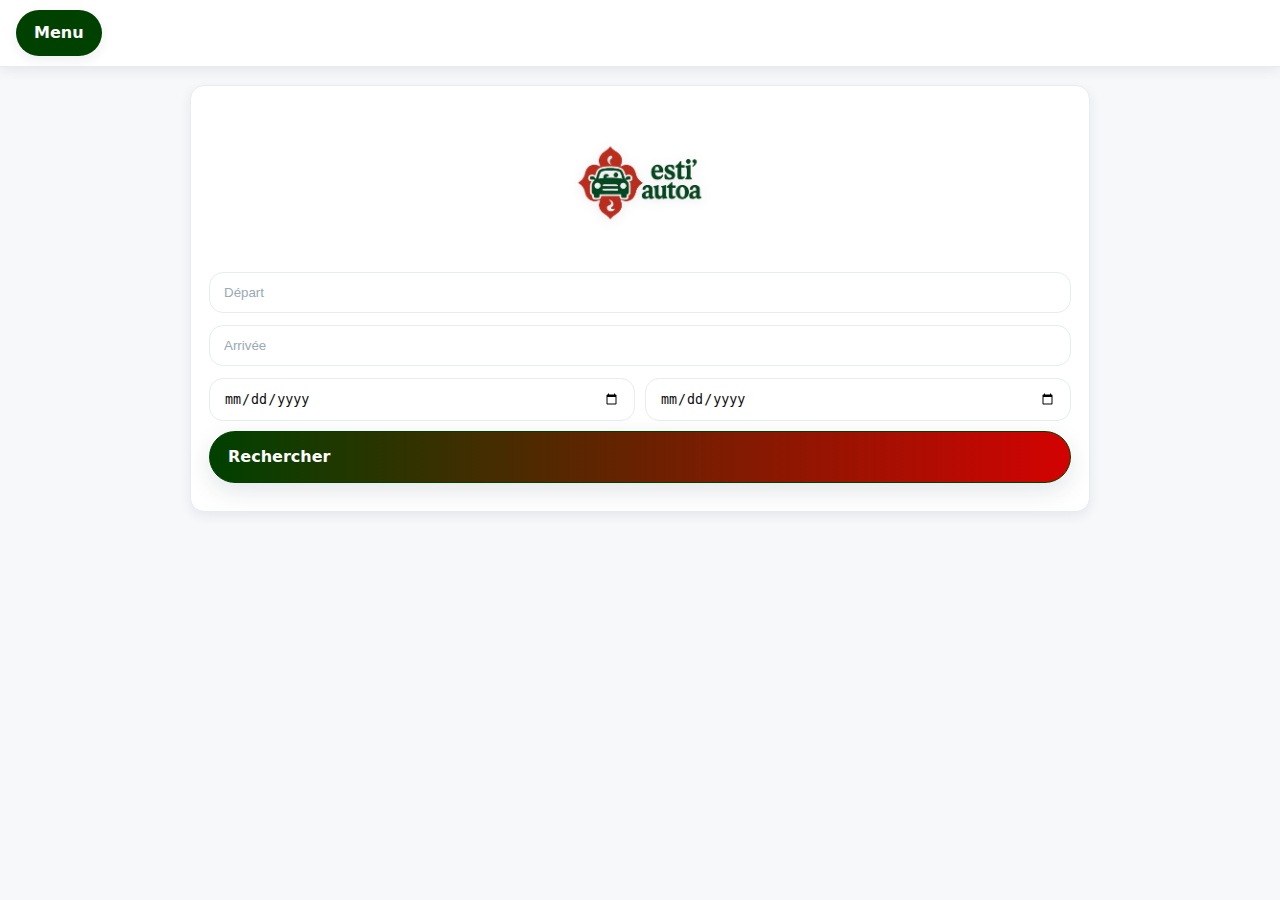
<file: index.html>
<!DOCTYPE html>
<html lang="fr">
    <head>
        <meta charset="UTF-8">
        <meta name="viewport" content="width=device-width, initial-scale=1" />
        <title>ESTI'Autoa</title>
        <link rel="stylesheet" href="styles/style.css">
    </head>
    <body>
    <nav>
    <details class="menu">
    <summary class="menu-trigger">Menu</summary>
     <div class="btn-container">
        <a href="authentification.html" class ="image-button" aria-label="Profil / authentification">
            <img src="media/pictures/PROFIL.webp" alt="Icône de profil">
            <span>Connexion</span>
      </a>
      <a href="index.html" class="image-button2" aria-label="Profil / Accueil" >
            <img src="media/pictures/Accueil.png" alt="Icône de maison" />
          <span>Accueil</span>
      </a>
       <a href="addtrajet.html" class="image-button3"  aria-label="Profil / Ajouter">
            <img src="media/pictures/Boutton ajouté.png" alt="+">
            <span>Ajouter</span>
      </a>
      <a href="Mon impact.html" class="image-button4"  aria-label="Profil / Ajouter">
            <img src="media/pictures/feuille.png" alt="Icône de portefeuille">
            <span>Mon impact</span>
      </a>
      </div>
    </nav>
    </details>
  <article>
    <main>
      <img class="image-logo" src="media/pictures/téléchargement.png" alt="Logo ESTI'Autoa" />
      <div class="espace" aria-label="Recherche de trajet">
        <input type="text" placeholder="Départ" name="depart" autocomplete="off">
        <input type="text" placeholder="Arrivée" name="arrivee" autocomplete="off">
        <div class="dates">
          <input type="date" id="date-depart" name="date-depart">
          <input type="date" id="date-retour" name="date-retour">
        </div>
      </div>
    </main>
    <a class="calendrier" href="trajet.html" aria-label="Rechercher un trajet">
      <span>Rechercher</span>
    </a>
  </article>
</body>
</html>
</file>
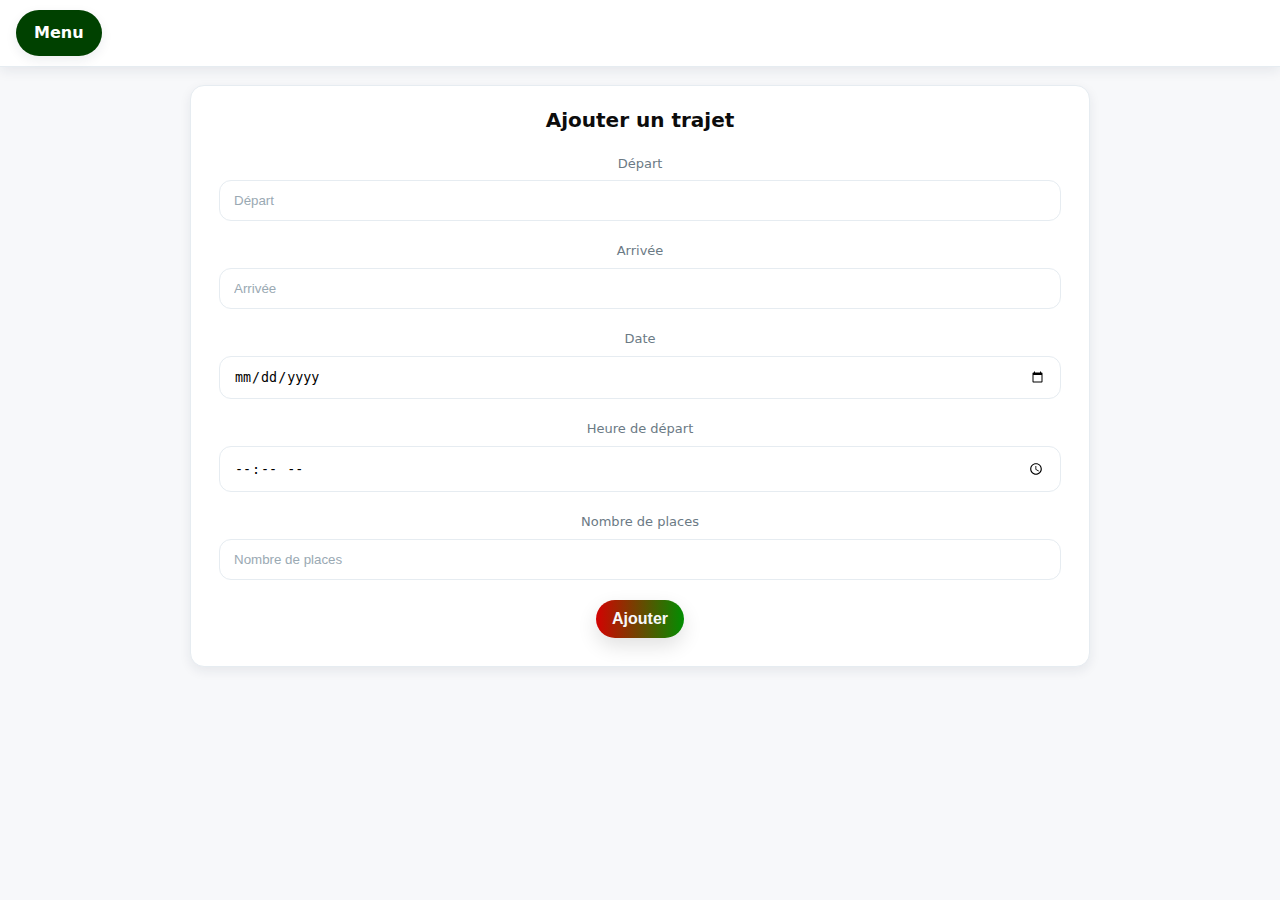
<file: addtrajet.html>
<!DOCTYPE html>
<html lang="fr">
  <head>
    <meta charset="UTF-8" />
    <meta name="viewport" content="width=device-width, initial-scale=1.0, maximum-scale=1.0, user-scalable=no">
    <title>ESTI'Autoa</title>
     <link rel="stylesheet" href="styles/addtrajet.css"> 
  </head>
  <body>
    <nav>
    <details class="menu">
    <summary class="menu-trigger">Menu</summary>
     <div class="btn-container">
        <a href="authentification.html" class ="image-button" aria-label="Profil / authentification">
            <img src="media/pictures/PROFIL.webp" alt="Icône de profil">
            <span>Connexion</span>
      </a>
      <a href="index.html" class="image-button2" aria-label="Profil / Accueil" >
            <img src="media/pictures/Accueil.png" alt="Icône de maison" />
          <span>Accueil</span>
      </a>
       <a href="addtrajet.html" class="image-button3"  aria-label="Profil / Ajouter">
            <img src="media/pictures/Boutton ajouté.png" alt="+">
            <span>Ajouter</span>
      </a>
      <a href="Mon impact.html" class="image-button4"  aria-label="Profil / Ajouter">
            <img src="media/pictures/feuille.png" alt="Icône de portefeuille">
            <span>Mon impact</span>
      </a>
      </div>
    </nav>
    </details>
    </header>
    <main>
      <article>
        <h3>Ajouter un trajet</h3>
          <div class="espace">
            <label for="depart" class="sr-only">Départ</label>
            <input
              type="text"
              id="depart"
              name="depart"
              placeholder="Départ"
              required
              autocomplete="address-level2"
              inputmode="text"
            />
          </div>
          <div class="espace">
            <label for="arrivee" class="sr-only">Arrivée</label>
            <input
              type="text"
              id="arrivee"
              name="arrivee"
              placeholder="Arrivée"
              required
              autocomplete="address-level2"
              inputmode="text"
            />
          </div>
          <div class="espace">
            <label for="date" class="sr-only">Date</label>
            <input
              type="date"
              id="date"
              name="date"
              required
            />
          </div>
          <div class="espace">
            <label for="heure" class="sr-only">Heure de départ</label>
            <input
              type="time"
              id="heure"
              name="heure"
              required
            />
          </div>
          <div class="espace">
            <label for="places" class="sr-only">Nombre de places</label>
            <input
              type="number"
              id="places"
              name="places"
              placeholder="Nombre de places"
              min="1"
              max="8"
              step="1"
              required
            />
          </div>
          <div class="espace">
            <button type="submit" class="calendrier">
                 <a href='trajet.html'> 
              <span>Ajouter</span>
            </button>
          </div>
      </article>
    </main>
  </body>
</html>
</file>
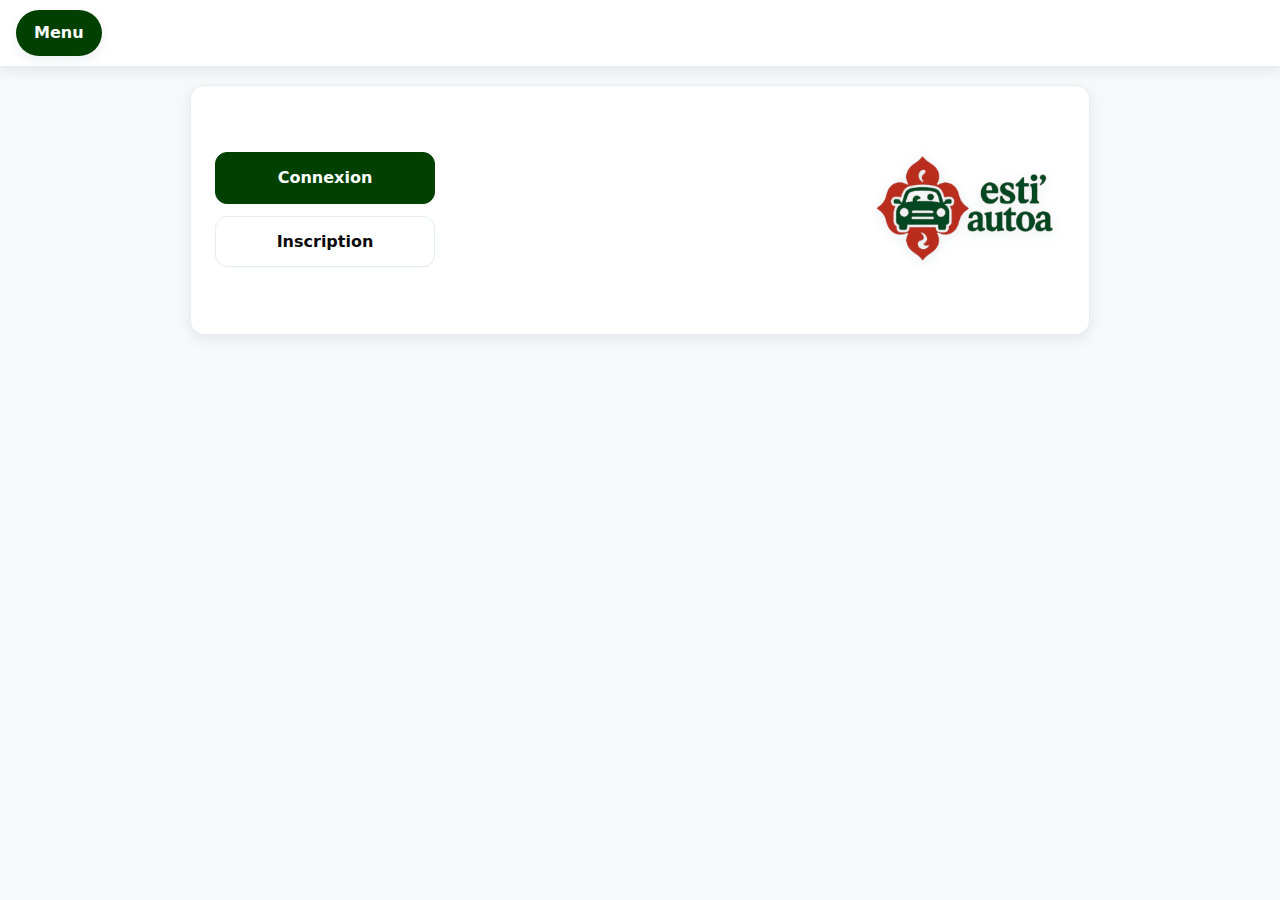
<file: authentification.html>
<!DOCTYPE html>
<html lang="fr">
    <head>
        <meta charset="UTF-8">
        <meta name="viewport" content="width=device-width, initial-scale=1">
        <title>ESTI'Autoa</title>
        <link rel="stylesheet" href="styles/authentification.css"> 
    </head>
    <nav>
    <details class="menu">
    <summary class="menu-trigger">Menu</summary>
     <div class="btn-container">
        <a href="authentification.html" class ="image-button" aria-label="Profil / authentification">
            <img src="media/pictures/PROFIL.webp" alt="Icône de profil">
            <span>Connexion</span>
      </a>
      <a href="index.html" class="image-button2" aria-label="Profil / Accueil" >
            <img src="media/pictures/Accueil.png" alt="Icône de maison" />
          <span>Accueil</span>
      </a>
       <a href="addtrajet.html" class="image-button3"  aria-label="Profil / Ajouter">
            <img src="media/pictures/Boutton ajouté.png" alt="+">
            <span>Ajouter</span>
      </a>
      <a href="Mon impact.html" class="image-button4"  aria-label="Profil / Ajouter">
            <img src="media/pictures/feuille.png" alt="Icône de portefeuille">
            <span>Mon impact</span>
      </a>
      </div>
    </nav>
    </details>
    <main>
            <div class="actions">
            <a class="btn btn-primary" href="connexion.html">Connexion</a>
            <a class="btn btn-secondary" href="inscription.html">Inscription</a>
            </div>            
            <img class="image-logo" src="media/pictures/téléchargement.png" alt="Logo ESTI'Autoa" />
        </main>
    </body>
</html>
</file>
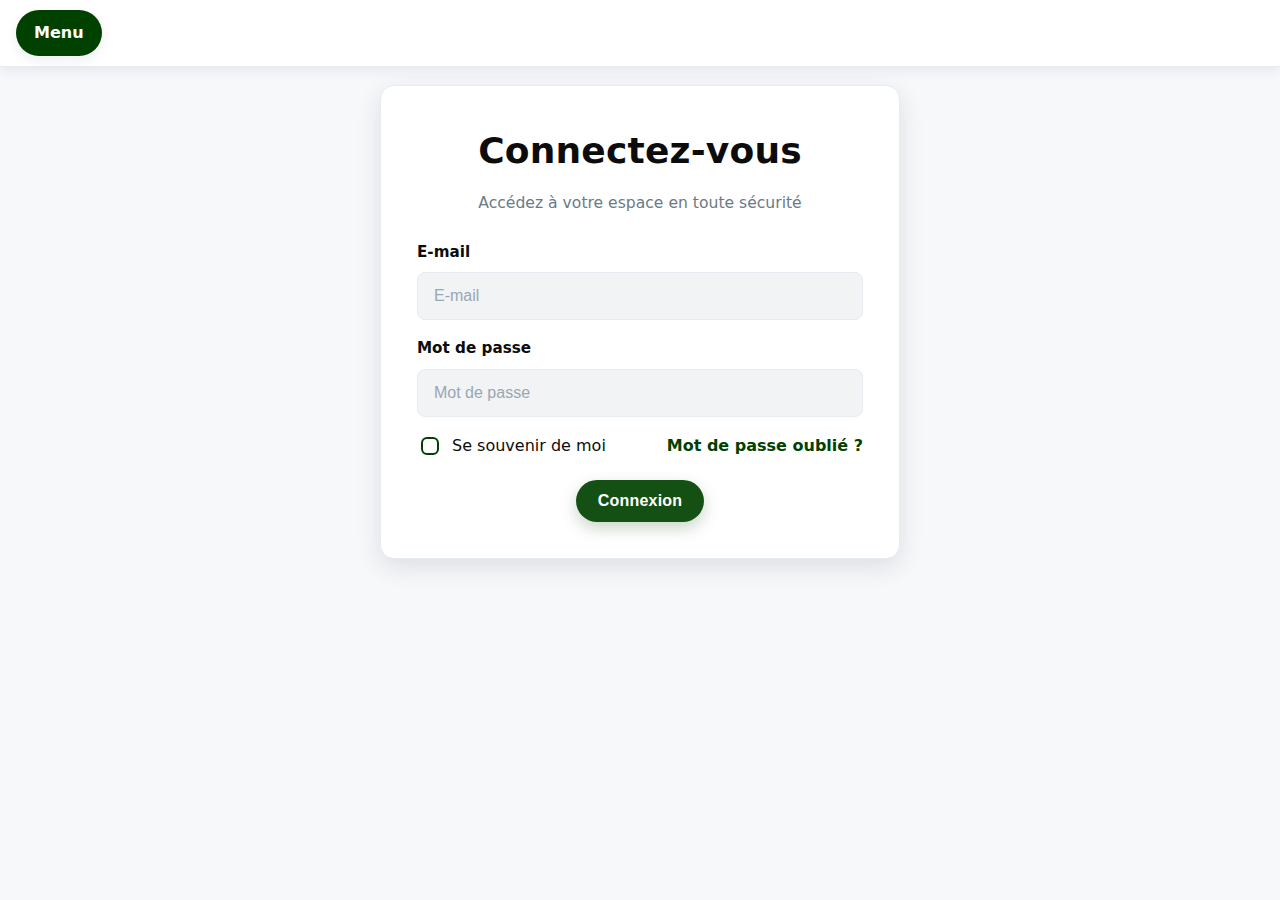
<file: connexion.html>
<!DOCTYPE html>
<html lang="fr">
  <head>
    <meta charset="UTF-8" />
    <meta name="viewport" content="width=device-width, initial-scale=1.0, maximum-scale=1.0, user-scalable=no">
    <title>ESTI'Autoa</title>
     <link rel="stylesheet" href="styles/connexion.css"> 
  </head>
  <body>
    <nav>
    <details class="menu">
    <summary class="menu-trigger">Menu</summary>
     <div class="btn-container">
        <a href="authentification.html" class ="image-button" aria-label="Profil / authentification">
            <img src="media/pictures/PROFIL.webp" alt="Icône de profil">
            <span>Connexion</span>
      </a>
      <a href="index.html" class="image-button2" aria-label="Profil / Accueil" >
            <img src="media/pictures/Accueil.png" alt="Icône de maison" />
          <span>Accueil</span>
      </a>
       <a href="addtrajet.html" class="image-button3"  aria-label="Profil / Ajouter">
            <img src="media/pictures/Boutton ajouté.png" alt="+">
            <span>Ajouter</span>
      </a>
      <a href="Mon impact.html" class="image-button4"  aria-label="Profil / Ajouter">
            <img src="media/pictures/feuille.png" alt="Icône de portefeuille">
            <span>Mon impact</span>
      </a>
      </div>
    </nav>
    </details>
<body>
  <main class="page" aria-labelledby="title">
    <section class="card" role="form" aria-describedby="subtitle">
      <h1 id="title" class="title">Connectez‑vous</h1>
      <p id="subtitle" class="subtitle">Accédez à votre espace en toute sécurité</p>
      <form class="form" action="#" method="post" novalidate>
        <div class="field">
          <label class="label" for="email">E‑mail</label>
          <input class="input" id="email" name="email" type="email" placeholder="E‑mail" autocomplete="email" required />
        </div>

        <div class="field">
          <label class="label" for="password">Mot de passe</label>
          <input class="input" id="password" name="password" type="password" placeholder="Mot de passe" autocomplete="current-password" required />
        </div>

        <div class="row">
          <label class="check">
            <input id="remember" name="remember" type="checkbox" />
            <span>Se souvenir de moi</span>
          </label>

          <a href="#" class="forgot">Mot de passe oublié&nbsp;?</a>
        </div>

        <div class="actions">
          <button class="btn" type="submit">Connexion</button>
        </div>
      </form>
    </section>
  </main>
</body>
</html>
</file>
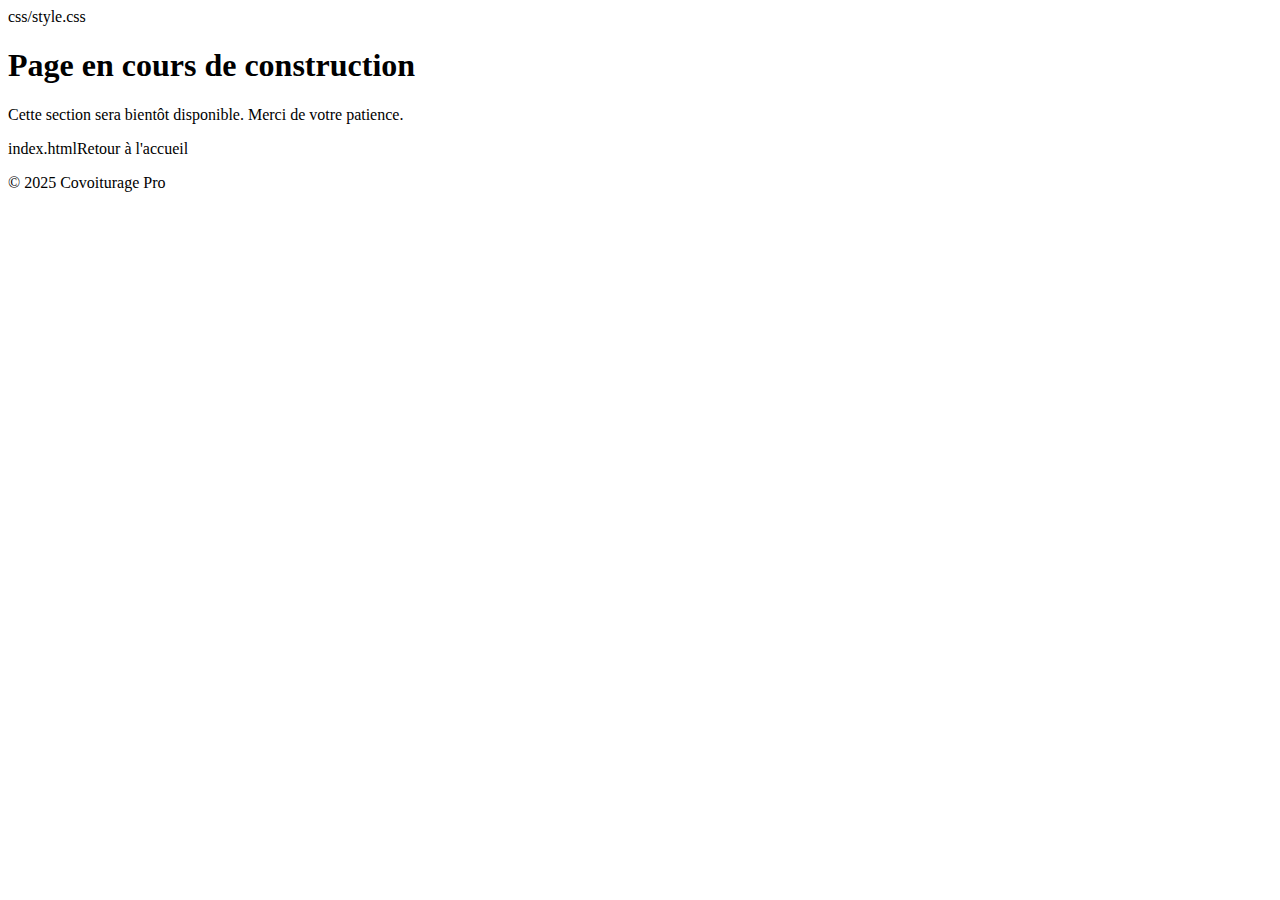
<file: construction.html>
<!DOCTYPE html>
<html lang="fr">
<head>
    <meta charset="UTF-8">
    <meta name="viewport" content="width=device-width, initial-scale=1.0">
    <title>En cours de construction</title>
    css/style.css
</head>
<body>
<header>
    <h1>Page en cours de construction</h1>
</header>
<main>
    <p>Cette section sera bientôt disponible. Merci de votre patience.</p>
    index.htmlRetour à l'accueil</a>
</main>
<footer>
    <p>&copy; 2025 Covoiturage Pro</p>
</footer>
</body>
</html>
</file>
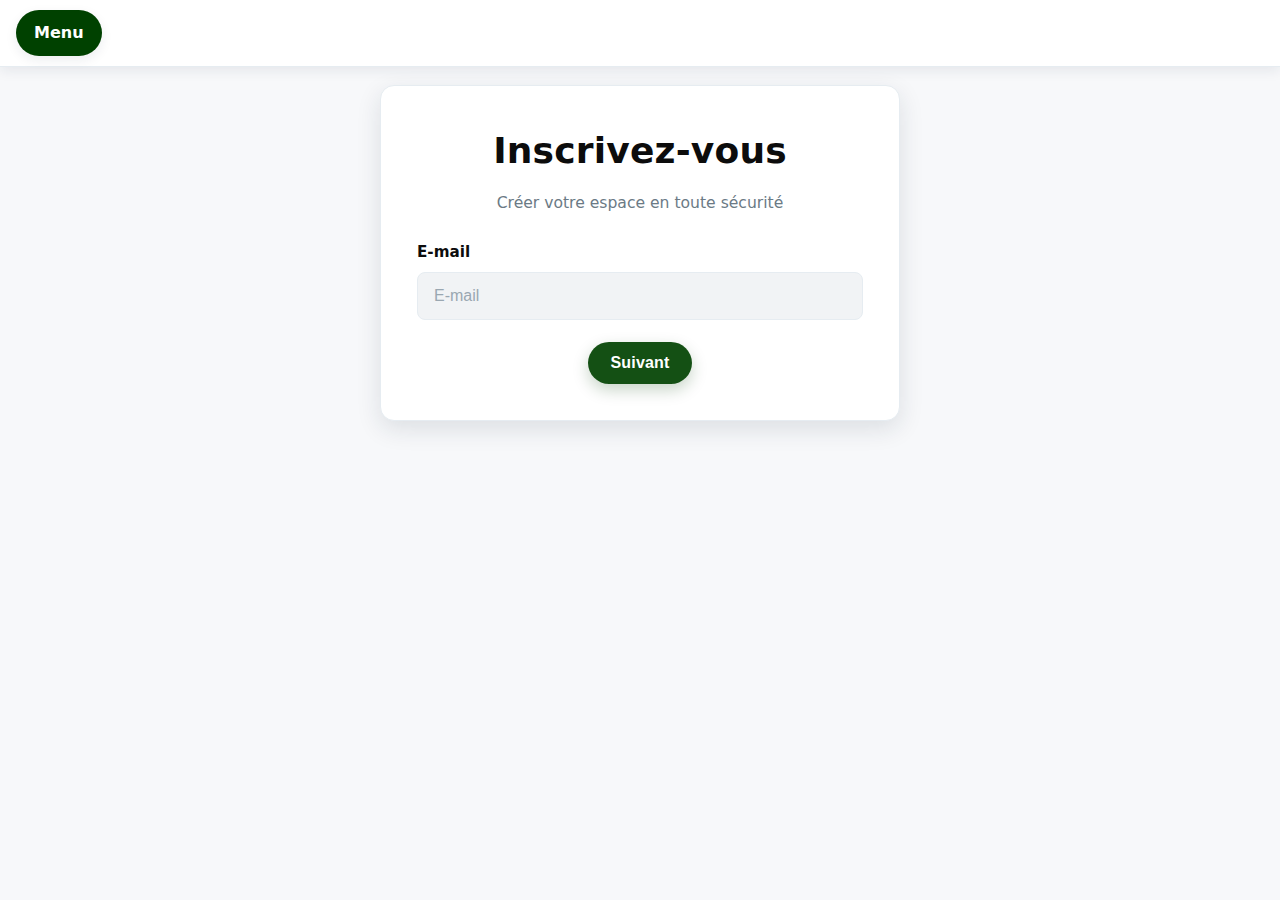
<file: inscription.html>
<!DOCTYPE html>
<html lang="fr">
  <head>
    <meta charset="UTF-8" />
    <meta name="viewport" content="width=device-width, initial-scale=1.0, maximum-scale=1.0, user-scalable=no">
    <title>ESTI'Autoa</title>
     <link rel="stylesheet" href="styles/inscription.css"> 
  </head>
  <body>
     <nav>
    <details class="menu">
    <summary class="menu-trigger">Menu</summary>
     <div class="btn-container">
        <a href="authentification.html" class ="image-button" aria-label="Profil / authentification">
            <img src="media/pictures/PROFIL.webp" alt="Icône de profil">
            <span>Connexion</span>
      </a>
      <a href="index.html" class="image-button2" aria-label="Profil / Accueil" >
            <img src="media/pictures/Accueil.png" alt="Icône de maison" />
          <span>Accueil</span>
      </a>
       <a href="addtrajet.html" class="image-button3"  aria-label="Profil / Ajouter">
            <img src="media/pictures/Boutton ajouté.png" alt="+">
            <span>Ajouter</span>
      </a>
      <a href="Messoldes.html" class="image-button4"  aria-label="Profil / Ajouter">
            <img src="media/pictures/feuille.png" alt="Icône de portefeuille">
            <span>Mes soldes</span>
      </a>
      </div>
    </nav>
    </details>
<body>
  <main class="page" aria-labelledby="title">
    <section class="card" role="form" aria-describedby="subtitle">
      <h1 id="title" class="title">Inscrivez‑vous</h1>
      <p id="subtitle" class="subtitle">Créer votre espace en toute sécurité</p>
      <form class="form" action="#" method="post" novalidate>
        <div class="field">
          <label class="label" for="email">E‑mail</label>
          <input class="input" id="email" name="email" type="email" placeholder="E‑mail" autocomplete="email" required />
        </div>
        <div class="actions">
          <button class="btn" type="submit">Suivant</button>
        </div>
      </form>
    </section>
  </main>
</body>
</html>
</file>
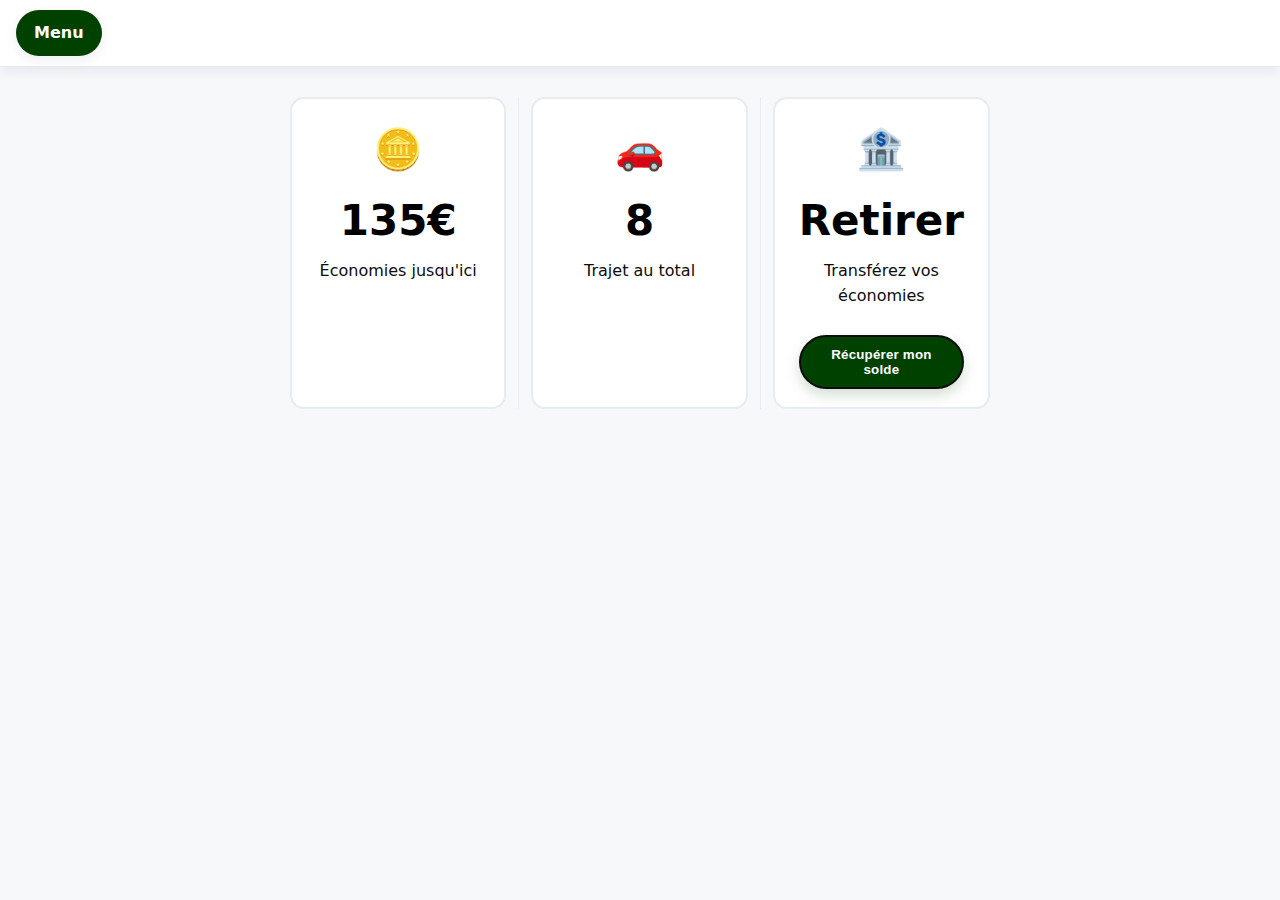
<file: Messoldes.html>
<!DOCTYPE html>
<html lang="fr">
  <head>
    <meta charset="UTF-8" />
    <meta name="viewport" content="width=device-width, initial-scale=1" />
    <title>ESTI'Autoa</title>
    <link rel="stylesheet" href="styles/Messoldes.css">
  </head>
    <nav>
    <details class="menu">
    <summary class="menu-trigger">Menu</summary>
     <div class="btn-container">
        <a href="authentification.html" class ="image-button" aria-label="Profil / authentification">
            <img src="media/pictures/PROFIL.webp" alt="Icône de profil">
            <span>Connexion</span>
      </a>
      <a href="index.html" class="image-button2" aria-label="Profil / Accueil" >
            <img src="media/pictures/Accueil.png" alt="Icône de maison" />
          <span>Accueil</span>
      </a>
       <a href="addtrajet.html" class="image-button3"  aria-label="Profil / Ajouter">
            <img src="media/pictures/Boutton ajouté.png" alt="+">
            <span>Ajouter</span>
      </a>
      <a href="Messoldes.html" class="image-button4"  aria-label="Profil / Ajouter">
            <img src="media/pictures/Portefeuille.png" alt="Icône de portefeuille">
            <span>Mes soldes</span>
      </a>
      </div>
    </nav>
    </details>
    <body>
        <div class="soldes-container">
         <div class="solde-card">
          <div class="solde-icon">🪙</div>
                <p class="solde-value">135€</p>
             <p class="solde-label">Économies jusqu'ici</p>
          </div>
            <div class="separator"></div>
             <div class="solde-card">
             <div class="solde-icon">🚗</div>
            <p class="solde-value">8</p>
            <p class="solde-label">Trajet au total</p>
          </div>
            <div class="separator"></div>
            <div class="solde-card solde-action" aria-labelledby="retirer-title">
            <div class="solde-icon">🏦</div>
            <p id="retirer-title" class="solde-value">Retirer</p>
            <p class="solde-label">Transférez vos économies</p>
            <div class="solde-actions">
            <button class="btn-retirer" type="button" id="btn-retirer">
            <span>Récupérer mon solde</span>
            </button>
          </div>
        </div>
    </body>   
</html>
</file>
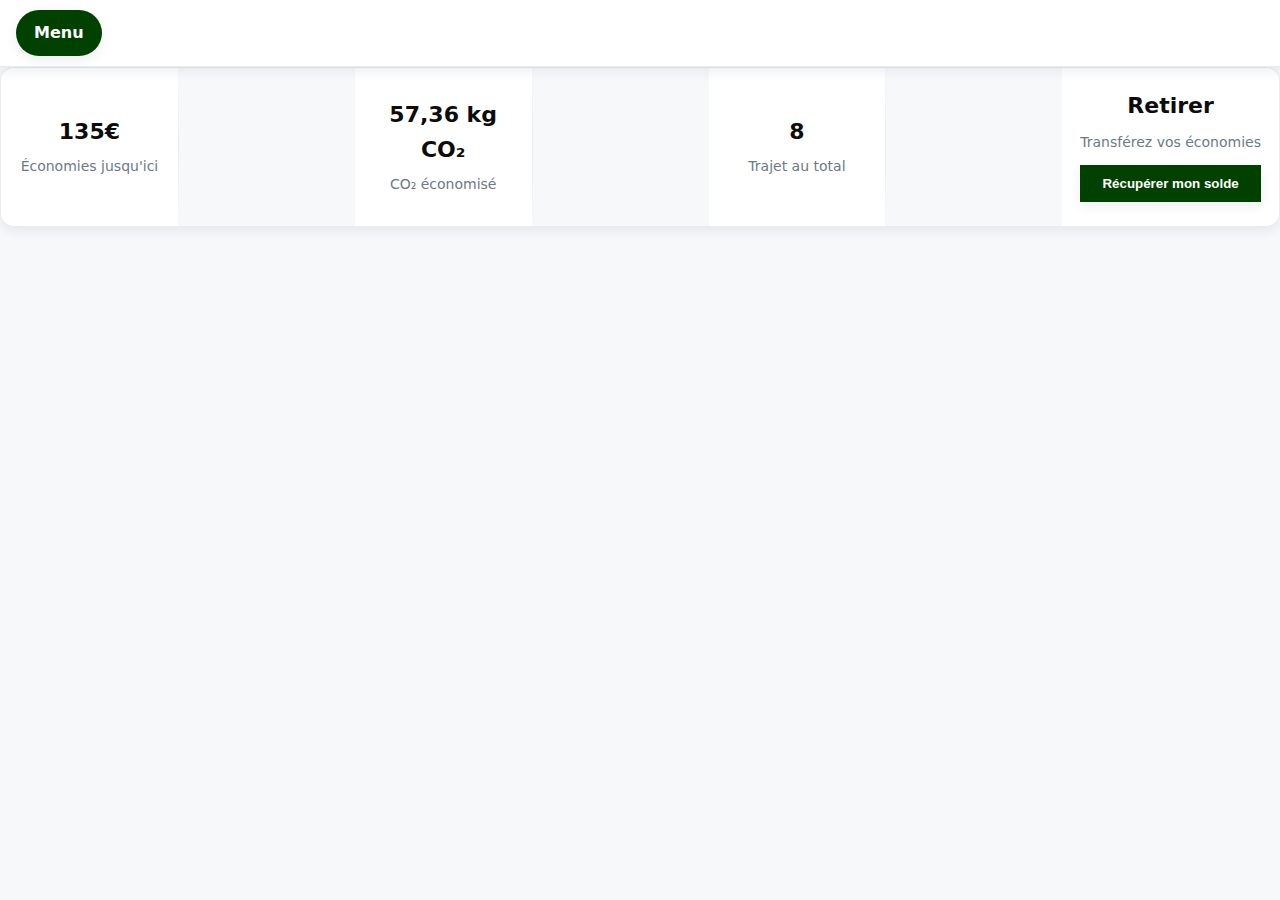
<file: Mon impact.html>
<!DOCTYPE html>
<html lang="fr">
  <head>
    <meta charset="UTF-8" />
    <meta name="viewport" content="width=device-width, initial-scale=1" />
    <title>ESTI'Autoa</title>
    <link rel="stylesheet" href="styles/Mon impact.css">
  </head>
    <nav>
    <details class="menu">
    <summary class="menu-trigger">Menu</summary>
     <div class="btn-container">
        <a href="authentification.html" class ="image-button" aria-label="Profil / authentification">
            <img src="media/pictures/PROFIL.webp" alt="Icône de profil">
            <span>Connexion</span>
      </a>
      <a href="index.html" class="image-button2" aria-label="Profil / Accueil" >
            <img src="media/pictures/Accueil.png" alt="Icône de maison" />
          <span>Accueil</span>
      </a>
       <a href="addtrajet.html" class="image-button3"  aria-label="Profil / Ajouter">
            <img src="media/pictures/Boutton ajouté.png" alt="+">
            <span>Ajouter</span>
      </a>
      <a href="Mon impact.html" class="image-button4"  aria-label="Profil / Ajouter">
            <img src="media/pictures/feuille.png" alt="Icône de portefeuille">
            <span>Mon impact</span>
      </a>
      </div>
    </nav>
    </details>
    <body>
        <div class="soldes-container">
         <div class="solde-card">
                <p class="solde-value">135€</p>
             <p class="solde-label">Économies jusqu'ici</p>
          </div>
          <div class="separator"></div>
             <div class="solde-card">
            <p class="solde-value">57,36 kg CO₂</p>
            <p class="solde-label">CO₂ économisé</p>
          </div>
            <div class="separator"></div>
             <div class="solde-card">
            <p class="solde-value">8</p>
            <p class="solde-label">Trajet au total</p>
          </div>
            <div class="separator"></div>
            <div class="solde-card solde-action" aria-labelledby="retirer-title">
            <p id="retirer-title" class="solde-value">Retirer</p>
            <p class="solde-label">Transférez vos économies</p>
            <div class="solde-actions">
            <button class="btn-retirer" type="button" id="btn-retirer">
            <span>Récupérer mon solde</span>
            </button>
          </div>
        </div>
    </body>   
</html>
</file>
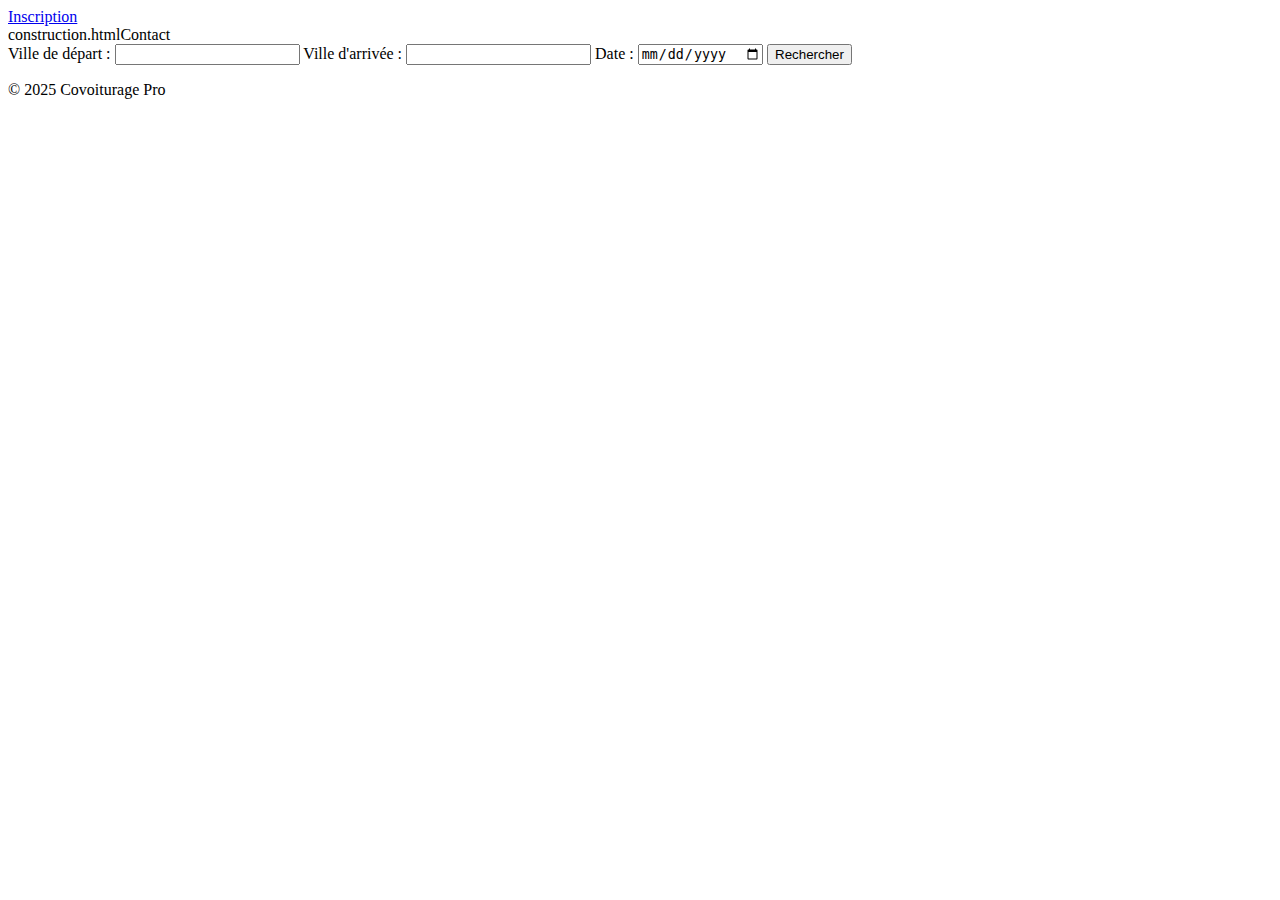
<file: recherche.html>
<!DOCTYPE html>
<html lang="fr">
<head>
    <meta charset="UTF-8">
    <meta name="viewport" content="width=device-width, initial-scale=1.0">
    <title>Recherche de trajets</title>
    <link rel="stylesheet" href="css/style.css<h1>Recherche de trajets</h1>
    <nav>
        <ul>
            <li>index.htmlAccueil</a></li>
            <li><a href="recherche.html</a></li>
            <li><a href="inscription.html">Inscription</a></li>
 <li>construction.htmlContact</a></li>
        </ul>
    </nav>
</header>
<main>
    <form aria-label="Formulaire de recherche">
        <label for="depart">Ville de départ :</label>
        <input type="text" id="depart" name="depart" required>

        <label for="arrivee">Ville d'arrivée :</label>
        <input type="text" id="arrivee" name="arrivee" required>

        <label for="date">Date :</label>
        <input type="date" id="date" name="date" required>

        <button type="submit">Rechercher</button>
    </form>
</main>
<footer>
    <p>&copy; 2025 Covoiturage Pro</p>
</footer>
</body>
</html>
</file>
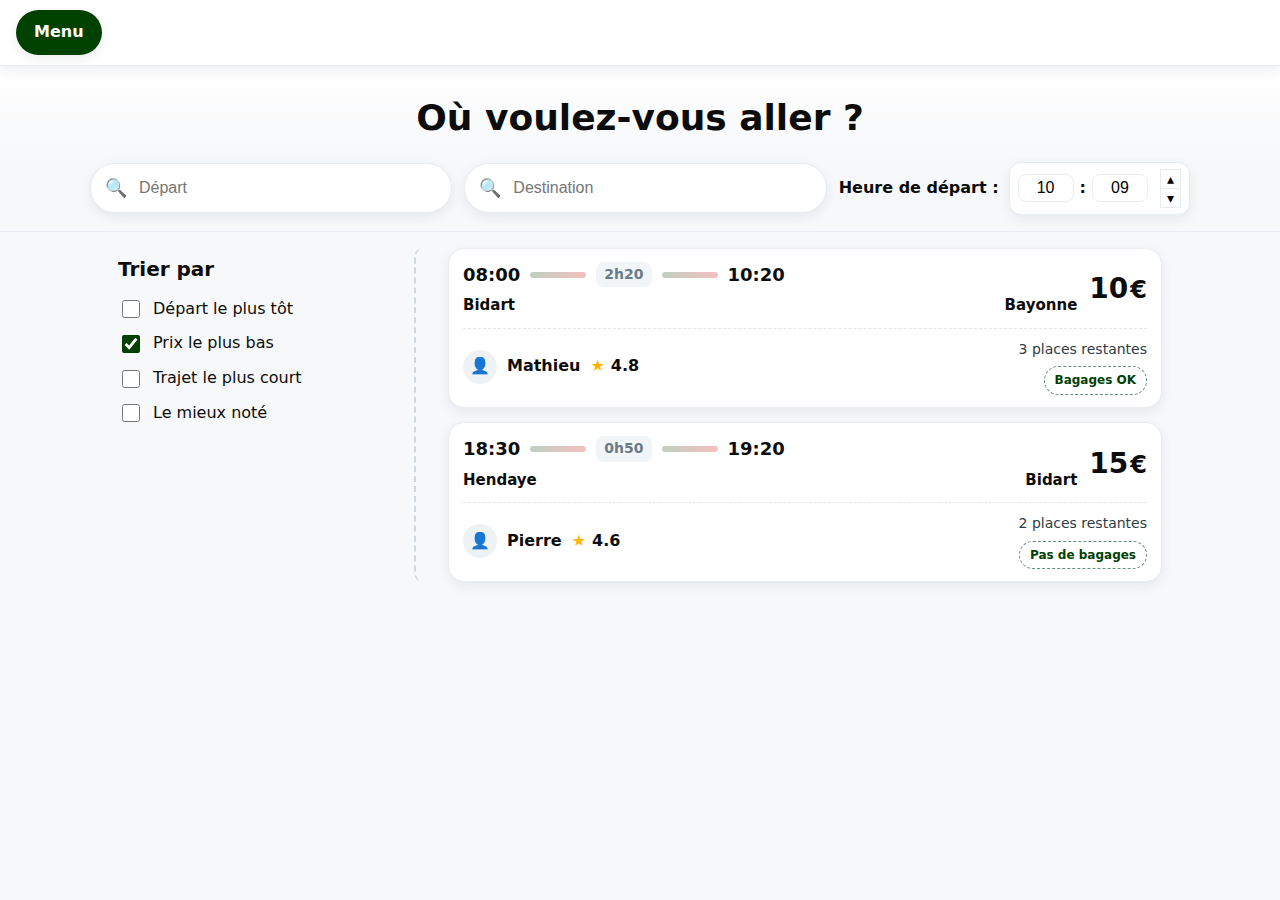
<file: trajet.html>
<!DOCTYPE html>
<html lang="fr">
  <head>
    <meta charset="UTF-8" />
    <meta name="viewport" content="width=device-width, initial-scale=1" />
    <title>ESTI'Autoa</title>
    <link rel="stylesheet" href="styles/trajet.css">
  </head>
    <nav>
    <details class="menu">
    <summary class="menu-trigger">Menu</summary>
     <div class="btn-container">
        <a href="authentification.html" class ="image-button" aria-label="Profil / authentification">
            <img src="media/pictures/PROFIL.webp" alt="Icône de profil">
            <span>Connexion</span>
      </a>
      <a href="index.html" class="image-button2" aria-label="Profil / Accueil" >
            <img src="media/pictures/Accueil.png" alt="Icône de maison" />
          <span>Accueil</span>
      </a>
       <a href="addtrajet.html" class="image-button3"  aria-label="Profil / Ajouter">
            <img src="media/pictures/Boutton ajouté.png" alt="+">
            <span>Ajouter</span>
      </a>
      <a href="Mon impact.html" class="image-button4"  aria-label="Profil / Ajouter">
            <img src="media/pictures/feuille.png" alt="Icône de portefeuille">
            <span>Mon impact</span>
      </a>
      </div>
    </nav>
    </details>
   <body>
    <header class="topbar">
      <h1 class="page-title">Où voulez-vous aller&nbsp;?</h1>

      <form class="search-row" role="search" aria-label="Recherche de trajets">
        <div class="pill-input">
          <span class="icon" aria-label="true">🔍</span>
          <input type="text" placeholder="Départ" aria-label="Départ" />
        </div>

        <div class="pill-input">
          <span class="icon" aria-label="true">🔍</span>
          <input type="text" placeholder="Destination" aria-label="Destination" />
        </div>

        <div class="time-picker">
          <label for="hour">Heure de départ :</label>
          <div class="time-controls">
            <input id="hour" type="number" min="0" max="23" value="10" aria-label="Heure (0 à 23)" />
            <span class="sep">:</span>
            <input id="minute" type="number" min="0" max="59" value="09" aria-label="Minutes (0 à 59)" />
            <div class="spinner" aria-label="true">
              <button class="btn up" type="button">▴</button>
              <button class="btn down" type="button">▾</button>
            </div>
          </div>
        </div>
      </form>
    </header>


    <main class="layout">
      <aside class="filters" aria-label="Filtres">
        <h2 class="filters-title">Trier par</h2>

        <label class="check">
          <input type="checkbox" />
          <span>Départ le plus tôt</span>
        </label>

        <label class="check">
          <input type="checkbox" checked />
          <span>Prix le plus bas</span>
        </label>

        <label class="check">
          <input type="checkbox" />
          <span>Trajet le plus court</span>
        </label>

        <label class="check">
          <input type="checkbox" />
          <span>Le mieux noté</span>
        </label>
      </aside>

      <div class="divider" aria-label="true"></div>

      <section class="results" aria-label="Résultats">

        <article class="card">
          <header class="card-head">
            <div class="times">
              <div class="leg">
                <span class="t-main">08:00</span>
                <span class="t-line" aria-label="true"></span>
                <span class="t-duration">2h20</span>
                <span class="t-line" aria-label="true"></span>
                <span class="t-main">10:20</span>
              </div>
              <div class="cities">
                <span class="from">Bidart</span>
                <span class="to">Bayonne</span>
              </div>
            </div>
            <div class="price">
              10<span class="euro">€</span>
            </div>
          </header>

          <div class="card-body">
            <div class="driver">
              <span class="avatar" aria-label="true">👤</span>
              <span class="name">Mathieu</span>
              <span class="rating">
                <span class="star" aria-label="true">★</span>
                4.8
              </span>
            </div>

            <div class="seat-info">
              <span class="avail">3 places restantes</span>
              <span class="tags">
                <span class="chip outline">Bagages OK</span>
              </span>
            </div>
          </div>
        </article>

        <article class="card">
          <header class="card-head">
            <div class="times">
              <div class="leg">
                <span class="t-main">18:30</span>
                <span class="t-line" aria-label="true"></span>
                <span class="t-duration">0h50</span>
                <span class="t-line" aria-label="true"></span>
                <span class="t-main">19:20</span>
              </div>
              <div class="cities">
                <span class="from">Hendaye</span>
                <span class="to">Bidart</span>
              </div>
            </div>
            <div class="price">
              15<span class="euro">€</span>
            </div>
          </header>

          <div class="card-body">
            <div class="driver">
              <span class="avatar" aria-label="true">👤</span>
              <span class="name">Pierre</span>
              <span class="rating">
                <span class="star" aria-label="true">★</span>
                4.6
              </span>
            </div>

            <div class="seat-info">
              <span class="avail">2 places restantes</span>
              <span class="tags">
                <span class="chip outline">Pas de bagages</span>
              </span>
            </div>
          </div>
        </article>
      </section>
    </main>
  </body>
</html>
</file>
<file: styles/style.css>
/* ================================
   Variables couleurs
   ================================ */
:root{
  --bb-red:   #d30202;  
  --bb-green:  #004100;  
  --bb-dark:   #0c0c0c; /* Midnight Green pour accents */
  --bg:        #f7f8fa;  /* fond app-like */
  --bg-card:   #ffffff;  /* cartes/blocs */
  --text:      #0c0c0c;  /* texte principal lisible */
  --muted:     #6b7a85;  /* texte secondaire */
  --border:    #e6ecf1;  /* bordures douces */
  --radius:    14px;
  --shadow-sm: 0 4px 12px rgba(23,42,58,0.08);
  --shadow-md: 0 8px 24px rgba(23,42,58,0.12);
  --gap:       16px;
}

/* Base */
*{ box-sizing:border-box; }
html, body{
  margin:0; padding:0;
  background: var(--bg);
  color: var(--text);
  font-family: Inter, system-ui, -apple-system, Segoe UI, Roboto, "Helvetica Neue", Arial, sans-serif;
  line-height:1.6;
  -webkit-font-smoothing: antialiased;
  -moz-osx-font-smoothing: grayscale;
}
img{ display:block; max-width:100%; height:auto; }

/* Liens */
a{
  color: var(--bg);
  text-decoration:none;
  transition: color .2s ease, opacity .2s ease;
}
a:hover{ color: var(--text); }

/* ================================
   NAV / HEADER
   ================================ */
nav{
  position: sticky; 
  top:0; 
  z-index:10;
  display:flex; 
  align-items:center; 
  padding: 10px 16px;
  background:#fff;
  border-bottom:1px solid var(--border);
  box-shadow: var(--shadow-sm);
  width: auto;     /* ou 100%, 60rem, clamp(…); */
  height: auto;     /* utile pour barres de nav */
}

.btn-container {
  align-items: center;            /* aligne verticalement */
  width: 100%;                    /* prend toute la largeur */
}

/* bouton d’ouverture (le <summary>) */
.menu-trigger{
  list-style: none; /* retire le triangle natif, on stylise */
  cursor: pointer;
  display: inline-block;
  background: var(--bb-green);
  color: #fff;
  border-radius: 999px;
  padding: 10px 18px;
  font-weight: 700;
  box-shadow: var(--shadow-sm);
}
.menu-trigger::-webkit-details-marker{ display:none; } /* retire le triangle sur WebKit */

.menu{
  display:inline-block;
  position: relative;
}

.menu-actions{
  position: absolute;
  top: calc(100% + 8px);
  left: 0;
  background: var(--bg-card);
  border: 1px solid var(--border);
  border-radius: var(--radius);
  box-shadow: var(--shadow-md);
  padding: 12px;
  display: grid;
  gap: 8px;
  min-width: 220px;
  opacity: 0;
  transform: translateY(-6px);
  pointer-events: none;
  transition: opacity .18s ease, transform .18s ease;
}

.menu[open] .menu-actions{
  opacity: 1;
  transform: translateY(0);
  pointer-events: auto;
}

.menu-btn{
  border: 1px solid var(--border);
  background: #fff;
  color: var(--bb-dark);
  border-radius: calc(var(--radius) - 8px);
  padding: 10px 14px;
  font-weight: 600;
  text-align: left;
  cursor: pointer;
}
.menu-btn:hover{ background:#f6f8fb; border-color:#d8e0e6; }

/* ================================
   Boutons dans la navbar
   ================================ */

.image-button{
  display:flex; align-items:center; 
  gap: 10px;
  padding: 10px 12px;
  border: 1px solid transparent;
  border-radius: 12px;
  width: 200px;
  height: 50px; 
  background: #fff;
  color: var(--bb-dark);
  cursor:pointer;
  transition: background .2s ease, border-color .2s ease, box-shadow .2s ease;
}

.image-button2{
  display:flex;
  align-items:center; 
  gap: 10px;
  padding: 10px 12px;
  border: 1px solid transparent;
  border-radius: 12px;
  background: #fff;
  color: var(--bb-dark);
  width: 200px;
  height: 50px; 
  cursor:pointer;
  transition: background .2s ease, border-color .2s ease, box-shadow .2s ease;
}

.image-button3{
  display:flex;
  align-items:center; 
  gap: 10px;
  padding: 10px 12px;
  border: 1px solid transparent;
  border-radius: 12px;
  background: #fff;
  color: var(--bb-dark);
  width: 200px;
  height: 50px; 
  cursor:pointer;
  transition: background .2s ease, border-color .2s ease, box-shadow .2s ease;
}

.image-button4{
  display:flex; align-items:center; 
  gap: 10px;
  padding: 10px 12px;
  border: 1px solid transparent;
  border-radius: 12px;
  width: 200px;
  height: 50px; 
  background: #fff;
  color: var(--bb-dark);
  cursor:pointer;
  transition: background .2s ease, border-color .2s ease, box-shadow .2s ease;
}

.image-button:hover,
.image-button2:hover,
.image-button3:hover,
.image-button4:hover{
  background: #eef0f1;          
  border-color: #f0f7fb;
  box-shadow: var(--shadow-sm);
}

/* Icônes des boutons nav */
.image-button img,
.image-button2 img,
.image-button3 img,
.image-button4 img{
  width: 32px; height: 32px;
  border-radius: 8px;
}


/* Texte “connecté” dans le bouton */
.image-button p{
  margin:0;
  font-weight:600;
  color: var(--bb-dark);
}

/* ================================
   Logo principal dans <main>
   ================================ */
.image-logo{
  width: 140px;
  margin: 10px auto 18px;
  filter: drop-shadow(0 2px 6px rgba(23,42,58,0.10));
}

/* ================================
   Article / Card (bloc de recherche)
   ================================ */
article{
  margin: 18px auto; max-width: 900px;
  background: var(--bg-card);
  border: 1px solid var(--border);
  border-radius: var(--radius);
  box-shadow: var(--shadow-sm);
  padding: 18px;
}

/* ================================
   Inputs (Départ, Arrivé, Date…)
   ================================ */
.espace{  display: flex;
  flex-direction: column; /* ou row */
  gap: 12px;              /* espace entre les div */
} 

input[type="text"],
input[type="date"]{
  width: 100%;
  padding: 12px 14px;
  background: #fff;
  color: var(--text);
  border: 1.6px solid var(--border);
  border-radius: 14px;
  transition: border-color .18s ease, box-shadow .18s ease, background .18s ease;
}
input::placeholder{ color: #9aa9b3; }
input:focus{
  outline:none;
  border-color: var(--bb-red);
  box-shadow: 0 0 0 3px rgba(5, 11, 14, 0.2);
  background: #fafdff;
}

/* Mise en page: deux dates côte à côte si nécessaire */
.espace .dates{
  display:grid; gap: 10px;
  grid-template-columns: 1fr 1fr;
  width: auto;
  height: auto;
}
@media (max-width: 768px){
  .espace .dates{ grid-template-columns: 1fr; }
}

/* ================================
   Bouton principal “Rechercher” (.calendrier)
   ================================ */
.calendrier{
  display:inline-flex; align-items:center; justify-content:center;
  gap: 8px;
  font-size: 16px; font-weight: 700;
  padding: 12px 18px;
  border-radius: 999px;
  border: 1px solid var(--bb-green);
  color: #fff;
  background: linear-gradient(90deg, var(--bb-green), var(--bb-red));
  box-shadow: var(--shadow-md);
  cursor:pointer;
  transition: transform .12s ease, filter .2s ease, box-shadow .2s ease;
  margin: 10px auto;
}
.calendrier:hover{
  filter: brightness(1.05) saturate(1.02);
  transform: translateY(-1px);
}
.calendrier:active{
  transform: translateY(0);
  box-shadow: 0 6px 18px rgba(23,42,58,0.10);
}

/* Aligner le bouton au centre sous le main */
article > .calendrier{
  display:block;
}

/* ================================
   Accessibilité : focus visible
   ================================ */
:focus-visible{
  outline: 2px solid rgba(1, 11, 16, 0.6);
  outline-offset: 2px;
}
</file>
<file: styles/addtrajet.css>
:root{
  --daily-green: #004100;    /* Caribbean Green (Daily) */
  --daily-red: #d30202;   
  --daily-dark:  #0c0c0c;    /* Midnight Green pour accents */
  --bg:          #f7f8fa;    /* fond app-like */
  --bg-card:     #ffffff;    /* cartes/blocs */
  --text:        #000000;    /* texte principal lisible */
  --muted:       #6b7a85;    /* texte secondaire */
  --border:      #e6ecf1;    /* bordures douces */
  --radius:      14px;
  --shadow-sm:   0 4px 12px rgba(23,42,58,0.08);
  --shadow-md:   0 8px 24px rgba(23,42,58,0.12);
  --gap:         16px;
}

/* Base */
*{ box-sizing:border-box; }
html,body{
  margin:0; padding:0;
  background: var(--bg);
  color: var(--text);
  font-family: Inter, system-ui, -apple-system, Segoe UI, Roboto, "Helvetica Neue", Arial, sans-serif;
  line-height:1.6;
  -webkit-font-smoothing: antialiased;
  -moz-osx-font-smoothing: grayscale;
}

/* Liens */
a{
  color: var(--bg);
  text-decoration: none;
  transition: color .2s ease, opacity .2s ease;
}
a:hover{ color: var(--text); }

/* ================================
   NAV / HEADER (clair et sticky)
   ================================ */
nav{
  position: sticky; 
  top:0; 
  z-index:10;
  display:flex; 
  align-items:center; 
  gap: var(--gap);
  padding: 10px 16px;
  background:#fff;
  border-bottom:1px solid var(--border);
  box-shadow: var(--shadow-sm);
  width: auto;     /* ou 100%, 60rem, clamp(…); */
  height: auto;     /* utile pour barres de nav */
}

.btn-container {
  align-items: center;            /* aligne verticalement */
  width: 100%;                    /* prend toute la largeur */
}

/* bouton d’ouverture (le <summary>) */
.menu-trigger{
  list-style: none; /* retire le triangle natif, on stylise */
  cursor: pointer;
  display: inline-block;

  background: var(--daily-green);
  color: #fff;
  border-radius: 999px;
  padding: 10px 18px;
  font-weight: 700;
  box-shadow: var(--shadow-sm);
}
.menu-trigger::-webkit-details-marker{ display:none; } /* retire le triangle sur WebKit */

.menu{
  display:inline-block;
  position: relative;
}

.menu-actions{
  position: absolute;
  top: calc(100% + 8px);
  left: 0;
  background: var(--bg-card);
  border: 1px solid var(--border);
  border-radius: var(--radius);
  box-shadow: var(--shadow-md);
  padding: 12px;
  display: grid;
  gap: 8px;
  min-width: 220px;
  opacity: 0;
  transform: translateY(-6px);
  pointer-events: none;
  transition: opacity .18s ease, transform .18s ease;
}

.menu[open] .menu-actions{
  opacity: 1;
  transform: translateY(0);
  pointer-events: auto;
}

.menu-btn{
  border: 1px solid var(--border);
  background: #fff;
  color: var(--daily-dark);
  border-radius: calc(var(--radius) - 8px);
  padding: 10px 14px;
  font-weight: 600;
  text-align: left;
  cursor: pointer;
}
.menu-btn:hover{ background:#f6f8fb; border-color:#d8e0e6; }

/* ================================
   Boutons dans la navbar
   ================================ */


.image-button{
  display:flex; align-items:center; 
  gap: 10px;
  padding: 10px 12px;
  border: 1px solid transparent;
  border-radius: 12px;
  width: 200px;
  height: 50px; 
  background: #fff;
  color: var(--bb-dark);
  cursor:pointer;
  transition: background .2s ease, border-color .2s ease, box-shadow .2s ease;
}

.image-button2{
  display:flex;
  align-items:center; 
  gap: 10px;
  padding: 10px 12px;
  border: 1px solid transparent;
  border-radius: 12px;
  background: #fff;
  color: var(--bb-dark);
  width: 200px;
  height: 50px; 
  cursor:pointer;
  transition: background .2s ease, border-color .2s ease, box-shadow .2s ease;
}

.image-button3{
  display:flex;
  align-items:center; 
  gap: 10px;
  padding: 10px 12px;
  border: 1px solid transparent;
  border-radius: 12px;
  background: #fff;
  color: var(--bb-dark);
  width: 200px;
  height: 50px; 
  cursor:pointer;
  transition: background .2s ease, border-color .2s ease, box-shadow .2s ease;
}

.image-button4{
  display:flex; align-items:center; 
  gap: 10px;
  padding: 10px 12px;
  border: 1px solid transparent;
  border-radius: 12px;
  width: 200px;
  height: 50px; 
  background: #fff;
  color: var(--bb-dark);
  cursor:pointer;
  transition: background .2s ease, border-color .2s ease, box-shadow .2s ease;
}

.image-button:hover,
.image-button2:hover,
.image-button3:hover,
.image-button4:hover{
  background: #eef0f1;          
  border-color: #f0f7fb;
  box-shadow: var(--shadow-sm);
}

/* Icônes des boutons nav */
.image-button img,
.image-button2 img,
.image-button3 img,
.image-button4 img{
  width: 32px; height: 32px;
  border-radius: 8px;
}


/* ================================
   Article / Card
   ================================ */
article{
  margin: 18px auto; max-width: 900px;
  background: var(--bg-card);
  border: 1px solid var(--border);
  border-radius: var(--radius);
  box-shadow: var(--shadow-sm);
  padding: 18px;
  text-align: center;
}
article h3{
  margin: 0 0 8px;
  font-size: 20px;
  font-weight: 700;
  color: var(--daily-dark);
}
article p{ color: var(--text); }

.card {
    margin: 18px auto;
      width: 100%;
      max-width: 520px;
      background: var(--bg-card);
      border: 1px solid var(--border);
      border-radius: var(--radius);
      box-shadow: var(--shadow-md);
      padding: clamp(20px, 4vw, 36px);
    }

/* ================================
   Formulaire (Départ / Arrivée / Date / Heure / Places)
   ================================ */
.form {
      display: grid;
      gap: var(--gap);
    }
  
.form-grid{
  display: grid; gap: var(--gap);
  grid-template-columns: 1fr 1fr;
}

@media (max-width: 768px){
  .form-grid{ grid-template-columns: 1fr; }
}

label{
  display:block;
  font-size: 13px;
  color: var(--muted);
  margin-bottom: 6px;
}

input[type="text"],
input[type="date"],
input[type="time"],
input[type="number"]{
  width: 100%;
  height: auto;
  padding: 12px 14px;
  background: #fff;
  color: var(--text);
  border: 1.5px solid var(--border);
  border-radius: 12px;
  transition: border-color .18s ease, box-shadow .18s ease, background .18s ease;
}
input::placeholder{ color: #9aa9b3; }

input:focus{
  outline: none;
  border-color: var(--daily-red);
  box-shadow: 0 0 0 3px rgba(45,190,255,0.20);
  background: #fafdff;
}

/* Rangées/espaces utilitaires */
.espace{ padding: 10px; }
.mt-16{ margin-top:16px; }
.mb-16{ margin-bottom:16px; }

/* ================================
   Boutons
   ================================ */

   
/* Bouton Ajouter — Rouge & Vert (basque) */
.calendrier{
  display: inline-flex;
  align-items: center;
  justify-content: center;
  gap: 8px;

  font-size: 16px;
  font-weight: 600;

  padding: 10px 16px;
  border-radius: 999px;                 /* forme pilule */
  border: 0;

  color: #ffffff;
  background: linear-gradient(90deg, #d30202, #018e01); /* rouge → vert */
  box-shadow: 0 8px 20px rgba(0,0,0,0.12);

  cursor: pointer;
  transition: transform .12s ease, filter .2s ease, box-shadow .2s ease;

}

.calendrier:hover{
  filter: brightness(1.06) saturate(1.04);
  transform: translateY(-1px);
  box-shadow: 0 10px 28px rgba(0,0,0,0.16);
}


.calendrier:active{
  transform: translateY(0);
  box-shadow: 0 6px 18px rgba(0,0,0,0.12);
}

.calendrier:focus-visible{
  outline: 3px solid #d30202    /* rouge focus */
}


/* Version secondaire (outline) */
.button--secondary{
  background: #fff;
  color: var(--daily-dark);
  border-color: var(--border);
}
.button--secondary:hover{
  border-color: var(--daily-red);
  color: var(--daily-green);
}

/* ================================
   Footer
   ================================ */
footer{
  text-align:center;
  color: var(--muted);
  padding: 24px 0 32px;
  border-top: 1px solid var(--border);
}

/* ================================
   Accessibilité : focus visible
   ================================ */
:focus-visible{
  outline: 2px solid rgba(9, 104, 2, 0.6);
  outline-offset: 2px;
}
</file>
<file: styles/authentification.css>
:root{
  --daily-green: #004100;    /* Caribbean Green (Daily) */
  --daily-red: #d30202;   
  --bb-dark:  #0c0c0c;    /* Midnight Green pour accents */
  --bg:          #f7f8fa;    /* fond app-like */
  --bg-card:     #ffffff;    /* cartes/blocs */
  --text:        #000000;    /* texte principal lisible */
  --muted:       #6b7a85;    /* texte secondaire */
  --border:      #e6ecf1;    /* bordures douces */
  --radius:      14px;
  --shadow-sm:   0 4px 12px rgba(23,42,58,0.08);
  --shadow-md:   0 8px 24px rgba(23,42,58,0.12);
  --gap:         16px;
}

/* Base */
*{ box-sizing:border-box; }
html,body{
  margin:0; padding:0;
  background: var(--bg);
  color: var(--text);
  font-family: Inter, system-ui, -apple-system, Segoe UI, Roboto, "Helvetica Neue", Arial, sans-serif;
  line-height:1.6;
  -webkit-font-smoothing: antialiased;
  -moz-osx-font-smoothing: grayscale;
}


/* Liens */
a{
  color: var(--bg);
  text-decoration: none;
  transition: color .2s ease, opacity .2s ease;
}
a:hover{ color: var(--text); }

/* ================================
   NAV / HEADER (clair et sticky)
   ================================ */
nav{
  position: sticky; 
  top:0; 
  z-index:10;
  display:flex; 
  align-items:center; 
  gap: var(--gap);
  padding: 10px 16px;
  background:#fff;
  border-bottom:1px solid var(--border);
  box-shadow: var(--shadow-sm);
  width: auto;     /* ou 100%, 60rem, clamp(…); */
  height: auto;     /* utile pour barres de nav */
}

.btn-container {
  align-items: center;            /* aligne verticalement */
  width: 100%;                    /* prend toute la largeur */
}
/* bouton d’ouverture (le <summary>) */
.menu-trigger{
  list-style: none; /* retire le triangle natif, on stylise */
  cursor: pointer;
  display: inline-block;

  background: var(--daily-green);
  color: #fff;
  border-radius: 999px;
  padding: 10px 18px;
  font-weight: 700;
  box-shadow: var(--shadow-sm);
}
.menu-trigger::-webkit-details-marker{ display:none; } /* retire le triangle sur WebKit */

.menu{
  display:inline-block;
  position: relative;
}

.menu-actions{
  position: absolute;
  top: calc(100% + 8px);
  left: 0;
  background: var(--bg-card);
  border: 1px solid var(--border);
  border-radius: var(--radius);
  box-shadow: var(--shadow-md);
  padding: 12px;
  display: grid;
  gap: 8px;
  min-width: 220px;
  opacity: 0;
  transform: translateY(-6px);
  pointer-events: none;
  transition: opacity .18s ease, transform .18s ease;
}

.menu[open] .menu-actions{
  opacity: 1;
  transform: translateY(0);
  pointer-events: auto;
}

.menu-btn{
  border: 1px solid var(--border);
  background: #fff;
  color: var(--daily-dark);
  border-radius: calc(var(--radius) - 8px);
  padding: 10px 14px;
  font-weight: 600;
  text-align: left;
  cursor: pointer;
}
.menu-btn:hover{ background:#f6f8fb; border-color:#d8e0e6; }

/* ================================
   Boutons dans la navbar
   ================================ */


.image-button{
  display:flex; align-items:center; 
  gap: 10px;
  padding: 10px 12px;
  border: 1px solid transparent;
  border-radius: 12px;
  width: 200px;
  height: 50px; 
  background: #fff;
  color: var(--bb-dark);
  cursor:pointer;
  transition: background .2s ease, border-color .2s ease, box-shadow .2s ease;
}

.image-button2{
  display:flex;
  align-items:center; 
  gap: 10px;
  padding: 10px 12px;
  border: 1px solid transparent;
  border-radius: 12px;
  background: #fff;
  color: var(--bb-dark);
  width: 200px;
  height: 50px; 
  cursor:pointer;
  transition: background .2s ease, border-color .2s ease, box-shadow .2s ease;
}

.image-button3{
  display:flex;
  align-items:center; 
  gap: 10px;
  padding: 10px 12px;
  border: 1px solid transparent;
  border-radius: 12px;
  background: #fff;
  color: var(--bb-dark);
  width: 200px;
  height: 50px; 
  cursor:pointer;
  transition: background .2s ease, border-color .2s ease, box-shadow .2s ease;
}

.image-button4{
  display:flex; align-items:center; 
  gap: 10px;
  padding: 10px 12px;
  border: 1px solid transparent;
  border-radius: 12px;
  width: 200px;
  height: 50px; 
  background: #fff;
  color: var(--bb-dark);
  cursor:pointer;
  transition: background .2s ease, border-color .2s ease, box-shadow .2s ease;
}

.image-button:hover,
.image-button2:hover,
.image-button3:hover,
.image-button4:hover{
  background: #eef0f1;          
  border-color: #f0f7fb;
  box-shadow: var(--shadow-sm);
}

/* Icônes des boutons nav */
.image-button img,
.image-button2 img,
.image-button3 img,
.image-button4 img{
  width: 32px; height: 32px;
  border-radius: 8px;
}


/* Texte “connecté” dans le bouton */
.image-button p{
  margin:0;
  font-weight:600;
  color: var(--bb-dark);
}

/* MAIN LAYOUT: boutons à gauche (colonne), image à droite */
main{
  margin: 18px auto; max-width: 900px;
  background: var(--bg-card);
  border: 1px solid var(--border);
  border-radius: var(--radius);
  box-shadow: var(--shadow-sm);
  padding: 24px;
  
  display: flex;
  align-items: center;
  justify-content: space-between; /* espace entre colonne de boutons et image */
  gap: 24px;
}

/* Colonne de boutons */
.actions{
  display: flex;
  flex-direction: column; /* empile les boutons */
  gap: 12px;
  min-width: 220px;
}

/* Boutons (utiliser <a> comme boutons) */
.btn{
  display: inline-flex;
  align-items: center;
  justify-content: center;
  padding: 12px 16px;
  border-radius: 12px;
  border: 1px solid var(--border);
  text-decoration: none;
  font-weight: 600;
  color: var(--bb-dark);
  background: #fff;
  transition: transform .06s ease, box-shadow .2s ease, background .2s ease, border-color .2s ease;
  box-shadow: 0 1px 0 rgba(0,0,0,0.02);
}
.btn:hover{
  background: #fafeff;
  border-color: #eef3f6;
  box-shadow: var(--shadow-sm);
}
.btn:active{
  transform: translateY(1px);
}
.btn-primary{
  background: var(--daily-green);
  color: #fff;
  border-color: var(--daily-green);
}
.btn-primary:hover{
  background: var(--daily-green);
  border-color: var(--daily-green);
}
.btn-secondary{
  background: #fff;
}

/* Image à droite */
.image-logo{
  width: 200px; /* ajuste selon ton visuel */
  max-width: 40%;
  height: auto;
  margin: 0; /* pas de centrage auto ici, on est en flex */
  filter: drop-shadow(0 2px 6px rgba(23,42,58,0.10));
}

/* Accessibilité focus */
:focus-visible{
  outline: 2px solid rgba(1, 11, 16, 0.6);
  outline-offset: 2px;
}

/* Responsive: sous 768px, on empile tout */
@media (max-width: 768px){
  main{
    flex-direction: column; /* image passe sous les boutons */
    align-items: stretch;
    text-align: center;
  }
  .actions{
    min-width: 0;
  }
  .image-logo{
    max-width: 60%;
    margin: 0 auto;
  }
}
</file>
<file: styles/connexion.css>
:root{
  --daily-green: #004100;    /* Caribbean Green (Daily) */
  --daily-red: #d30202;   
  --daily-dark:  #0c0c0c;    /* Midnight Green pour accents */
  --bg:          #f7f8fa;    /* fond app-like */
  --bg-card:     #ffffff;    /* cartes/blocs */
  --text:        #000000;    /* texte principal lisible */
  --muted:       #6b7a85;    /* texte secondaire */
  --border:      #e6ecf1;    /* bordures douces */
  --radius:      14px;
  --shadow-sm:   0 4px 12px rgba(23,42,58,0.08);
  --shadow-md:   0 8px 24px rgba(23,42,58,0.12);
  --gap:         16px;
}

/* Base */
*{ box-sizing:border-box; }
html,body{
  margin:0; padding:0;
  background: var(--bg);
  color: var(--text);
  font-family: Inter, system-ui, -apple-system, Segoe UI, Roboto, "Helvetica Neue", Arial, sans-serif;
  line-height:1.6;
  -webkit-font-smoothing: antialiased;
  -moz-osx-font-smoothing: grayscale;
}

/* Liens */
a{
  color: var(--bg);
  text-decoration: none;
  transition: color .2s ease, opacity .2s ease;
}
a:hover{ color: var(--text); }

/* ================================
   NAV / HEADER (clair et sticky)
   ================================ */
nav{
  position: sticky; 
  top:0; 
  z-index:10;
  display:flex; 
  align-items:center; 
  gap: var(--gap);
  padding: 10px 16px;
  background:#fff;
  border-bottom:1px solid var(--border);
  box-shadow: var(--shadow-sm);
  width: auto;     /* ou 100%, 60rem, clamp(…); */
  height: auto;     /* utile pour barres de nav */
}

.btn-container {
  align-items: center;            /* aligne verticalement */
  width: 100%;                    /* prend toute la largeur */
}
/* bouton d’ouverture (le <summary>) */
.menu-trigger{
  list-style: none; /* retire le triangle natif, on stylise */
  cursor: pointer;
  display: inline-block;

  background: var(--daily-green);
  color: #fff;
  border-radius: 999px;
  padding: 10px 18px;
  font-weight: 700;
  box-shadow: var(--shadow-sm);
}
.menu-trigger::-webkit-details-marker{ display:none; } /* retire le triangle sur WebKit */

.menu{
  display:inline-block;
  position: relative;
}

.menu-actions{
  position: absolute;
  top: calc(100% + 8px);
  left: 0;
  background: var(--bg-card);
  border: 1px solid var(--border);
  border-radius: var(--radius);
  box-shadow: var(--shadow-md);
  padding: 12px;
  display: grid;
  gap: 8px;
  min-width: 220px;
  opacity: 0;
  transform: translateY(-6px);
  pointer-events: none;
  transition: opacity .18s ease, transform .18s ease;
}

.menu[open] .menu-actions{
  opacity: 1;
  transform: translateY(0);
  pointer-events: auto;
}

.menu-btn{
  border: 1px solid var(--border);
  background: #fff;
  color: var(--daily-dark);
  border-radius: calc(var(--radius) - 8px);
  padding: 10px 14px;
  font-weight: 600;
  text-align: left;
  cursor: pointer;
}
.menu-btn:hover{ background:#f6f8fb; border-color:#d8e0e6; }

/* ================================
   Boutons dans la navbar
   ================================ */

.image-button{
  display:flex; align-items:center; 
  gap: 10px;
  padding: 10px 12px;
  border: 1px solid transparent;
  border-radius: 12px;
  width: 200px;
  height: 50px; 
  background: #fff;
  color: var(--bb-dark);
  cursor:pointer;
  transition: background .2s ease, border-color .2s ease, box-shadow .2s ease;
}

.image-button2{
  display:flex;
  align-items:center; 
  gap: 10px;
  padding: 10px 12px;
  border: 1px solid transparent;
  border-radius: 12px;
  background: #fff;
  color: var(--bb-dark);
  width: 200px;
  height: 50px; 
  cursor:pointer;
  transition: background .2s ease, border-color .2s ease, box-shadow .2s ease;
}

.image-button3{
  display:flex;
  align-items:center; 
  gap: 10px;
  padding: 10px 12px;
  border: 1px solid transparent;
  border-radius: 12px;
  background: #fff;
  color: var(--bb-dark);
  width: 200px;
  height: 50px; 
  cursor:pointer;
  transition: background .2s ease, border-color .2s ease, box-shadow .2s ease;
}

.image-button4{
  display:flex; align-items:center; 
  gap: 10px;
  padding: 10px 12px;
  border: 1px solid transparent;
  border-radius: 12px;
  width: 200px;
  height: 50px; 
  background: #fff;
  color: var(--bb-dark);
  cursor:pointer;
  transition: background .2s ease, border-color .2s ease, box-shadow .2s ease;
}

.image-button:hover,
.image-button2:hover,
.image-button3:hover,
.image-button4:hover{
  background: #eef0f1;          
  border-color: #f0f7fb;
  box-shadow: var(--shadow-sm);
}

/* Icônes des boutons nav */
.image-button img,
.image-button2 img,
.image-button3 img,
.image-button4 img{
  width: 32px; height: 32px;
  border-radius: 8px;
}


/* Texte “connecté” dans le bouton */
.image-button p{
  margin:0;
  font-weight:600;
  color: var(--bb-dark);
}
    
/* =========================
   Carte de connexion
==========================*/
.card {
    margin: 18px auto;
      width: 100%;
      max-width: 520px;
      background: var(--bg-card);
      border: 1px solid var(--border);
      border-radius: var(--radius);
      box-shadow: var(--shadow-md);
      padding: clamp(20px, 4vw, 36px);
    }

.title {
      margin: 0 0 18px 0;
      text-align: center;
      font-weight: 800;
      font-size: clamp(26px, 4.2vw, 36px);
      color: var(--daily-dark);
      letter-spacing: 0.2px;
    }

.subtitle {
      margin: -6px 0 24px 0;
      text-align: center;
      color: var(--muted);
      font-size: 0.975rem;
    }

/* =========================
    Formulaire
==========================*/
.form {
      display: grid;
      gap: var(--gap);
    }

.field {
      display: grid;
      gap: 8px;
    }

.label {
      font-weight: 600;
      color: var(--daily-dark);
      font-size: 0.95rem;
    }

.input {
      width: 100%;
      border: 1px solid var(--border);
      background: #f1f3f5; /* léger contraste comme sur ta maquette */
      color: var(--text);
      border-radius: calc(var(--radius) - 6px);
      padding: 14px 16px;
      font-size: 1rem;
      outline: none;
      transition: border-color .15s ease, box-shadow .15s ease, background .15s ease;
}
.input::placeholder { color: #9aa7b1; }
.input:hover { border-color: #d8e0e6; }
.input:focus {
      border-color: var(--daily-green);
      background: #fff;
      box-shadow: 0 0 0 3px color-mix(in srgb, var(--daily-green) 20%, transparent);
}
.input[aria-invalid="true"] {
      border-color: var(--daily-red);
      box-shadow: 0 0 0 3px color-mix(in srgb, var(--daily-red) 18%, transparent);
 }

.row {
      display: flex;
      align-items: center;
      justify-content: space-between;
      gap: 12px;
      flex-wrap: wrap;
}

/* Checkbox stylée */
.check {
      --size: 18px;
      display: inline-flex;
      align-items: center;
      gap: 10px;
      user-select: none;
      cursor: pointer;
      color: var(--daily-dark);
    }
.check input {
      appearance: none;
      -webkit-appearance: none;
      width: var(--size);
      height: var(--size);
      border: 2px solid var(--daily-green);
      border-radius: 6px;
      display: grid;
      place-content: center;
      transition: background .15s ease, border-color .15s ease;
      background: #fff;
    }
.check input:checked {
      background: var(--daily-green);
      border-color: var(--daily-green);
    }
.check input:checked::after {
      content: "";
      width: 10px; height: 10px;
      transform: scale(1);
      background: #fff;
      clip-path: polygon(14% 54%, 0 68%, 41% 100%, 100% 20%, 86% 8%, 38% 78%);
    }

.forgot {
      font-weight: 600;
      color: var(--daily-green);
    }

/* Bouton primaire */
.actions {
      display: grid;
      place-items: center;
      margin-top: 6px;
    }
.btn {
      --btn-pad-y: 12px;
      --btn-pad-x: 22px;
      appearance: none;
      border: 0;
      border-radius: 999px;
      padding: var(--btn-pad-y) var(--btn-pad-x);
      background: color-mix(in srgb, var(--daily-green) 92%, #00d084 0%); /* vert profond */
      color: #fff;
      font-weight: 700;
      font-size: 1rem;
      letter-spacing: .2px;
      cursor: pointer;
      box-shadow: 0 6px 16px rgba(0,65,0,0.22);
      transition: transform .05s ease, box-shadow .15s ease, background .15s ease;
    }
.btn:hover { box-shadow: 0 8px 22px rgba(0,65,0,0.28); }
.btn:active { transform: translateY(1px); }
.btn:disabled {
      opacity: .6;
      cursor: not-allowed;
      box-shadow: var(--shadow-sm);
    }

    /* États d’alerte/succès (optionnel) */
.alert {
      display: grid;
      grid-template-columns: 20px 1fr;
      align-items: start;
      gap: 10px;
      padding: 10px 12px;
      border-radius: calc(var(--radius) - 8px);
      background: #fff4f4;
      border: 1px solid color-mix(in srgb, var(--daily-red) 30%, #fff);
      color: color-mix(in srgb, var(--daily-red) 84%, #000);
      font-size: .95rem;
    }

    /* Accessibilité : focus visibles au clavier */
.btn:focus-visible,
a:focus-visible,
input:focus-visible {
      outline: 3px solid color-mix(in srgb, var(--daily-green) 30%, transparent);
      outline-offset: 2px;
    }
</file>
<file: styles/inscription.css>
:root{
  --daily-green: #004100;    /* Caribbean Green (Daily) */
  --daily-red: #d30202;   
  --daily-dark:  #0c0c0c;    /* Midnight Green pour accents */
  --bg:          #f7f8fa;    /* fond app-like */
  --bg-card:     #ffffff;    /* cartes/blocs */
  --text:        #000000;    /* texte principal lisible */
  --muted:       #6b7a85;    /* texte secondaire */
  --border:      #e6ecf1;    /* bordures douces */
  --radius:      14px;
  --shadow-sm:   0 4px 12px rgba(23,42,58,0.08);
  --shadow-md:   0 8px 24px rgba(23,42,58,0.12);
  --gap:         16px;
}

/* Base */
*{ box-sizing:border-box; }
html,body{
  margin:0; padding:0;
  background: var(--bg);
  color: var(--text);
  font-family: Inter, system-ui, -apple-system, Segoe UI, Roboto, "Helvetica Neue", Arial, sans-serif;
  line-height:1.6;
  -webkit-font-smoothing: antialiased;
  -moz-osx-font-smoothing: grayscale;
}

/* Liens */
a{
  color: var(--bg);
  text-decoration: none;
  transition: color .2s ease, opacity .2s ease;
}
a:hover{ color: var(--text); }

/* ================================
   NAV / HEADER (clair et sticky)
   ================================ */
nav{
  position: sticky; 
  top:0; 
  z-index:10;
  display:flex; 
  align-items:center; 
  gap: var(--gap);
  padding: 10px 16px;
  background:#fff;
  border-bottom:1px solid var(--border);
  box-shadow: var(--shadow-sm);
  width: auto;     /* ou 100%, 60rem, clamp(…); */
  height: auto;     /* utile pour barres de nav */
}

.btn-container {
  align-items: center;            /* aligne verticalement */
  width: 100%;                    /* prend toute la largeur */
}

/* bouton d’ouverture (le <summary>) */
.menu-trigger{
  list-style: none; /* retire le triangle natif, on stylise */
  cursor: pointer;
  display: inline-block;

  background: var(--daily-green);
  color: #fff;
  border-radius: 999px;
  padding: 10px 18px;
  font-weight: 700;
  box-shadow: var(--shadow-sm);
}
.menu-trigger::-webkit-details-marker{ display:none; } /* retire le triangle sur WebKit */

.menu{
  display:inline-block;
  position: relative;
}

.menu-actions{
  position: absolute;
  top: calc(100% + 8px);
  left: 0;
  background: var(--bg-card);
  border: 1px solid var(--border);
  border-radius: var(--radius);
  box-shadow: var(--shadow-md);
  padding: 12px;
  display: grid;
  gap: 8px;
  min-width: 220px;
  opacity: 0;
  transform: translateY(-6px);
  pointer-events: none;
  transition: opacity .18s ease, transform .18s ease;
}

.menu[open] .menu-actions{
  opacity: 1;
  transform: translateY(0);
  pointer-events: auto;
}

.menu-btn{
  border: 1px solid var(--border);
  background: #fff;
  color: var(--daily-dark);
  border-radius: calc(var(--radius) - 8px);
  padding: 10px 14px;
  font-weight: 600;
  text-align: left;
  cursor: pointer;
}
.menu-btn:hover{ background:#f6f8fb; border-color:#d8e0e6; }

/* ================================
   Boutons dans la navbar
   ================================ */


.image-button{
  display:flex; align-items:center; 
  gap: 10px;
  padding: 10px 12px;
  border: 1px solid transparent;
  border-radius: 12px;
  width: 200px;
  height: 50px; 
  background: #fff;
  color: var(--bb-dark);
  cursor:pointer;
  transition: background .2s ease, border-color .2s ease, box-shadow .2s ease;
}

.image-button2{
  display:flex;
  align-items:center; 
  gap: 10px;
  padding: 10px 12px;
  border: 1px solid transparent;
  border-radius: 12px;
  background: #fff;
  color: var(--bb-dark);
  width: 200px;
  height: 50px; 
  cursor:pointer;
  transition: background .2s ease, border-color .2s ease, box-shadow .2s ease;
}

.image-button3{
  display:flex;
  align-items:center; 
  gap: 10px;
  padding: 10px 12px;
  border: 1px solid transparent;
  border-radius: 12px;
  background: #fff;
  color: var(--bb-dark);
  width: 200px;
  height: 50px; 
  cursor:pointer;
  transition: background .2s ease, border-color .2s ease, box-shadow .2s ease;
}

.image-button4{
  display:flex; align-items:center; 
  gap: 10px;
  padding: 10px 12px;
  border: 1px solid transparent;
  border-radius: 12px;
  width: 200px;
  height: 50px; 
  background: #fff;
  color: var(--bb-dark);
  cursor:pointer;
  transition: background .2s ease, border-color .2s ease, box-shadow .2s ease;
}

.image-button:hover,
.image-button2:hover,
.image-button3:hover,
.image-button4:hover{
  background: #eef0f1;          
  border-color: #f0f7fb;
  box-shadow: var(--shadow-sm);
}

/* Icônes des boutons nav */
.image-button img,
.image-button2 img,
.image-button3 img,
.image-button4 img{
  width: 32px; height: 32px;
  border-radius: 8px;
}


/* Texte “connecté” dans le bouton */
.image-button p{
  margin:0;
  font-weight:600;
  color: var(--bb-dark);
}


/* =========================
   Carte d'inscription
==========================*/
.card {
    margin: 18px auto;
      width: 100%;
      max-width: 520px;
      background: var(--bg-card);
      border: 1px solid var(--border);
      border-radius: var(--radius);
      box-shadow: var(--shadow-md);
      padding: clamp(20px, 4vw, 36px);
    }

.title {
      margin: 0 0 18px 0;
      text-align: center;
      font-weight: 800;
      font-size: clamp(26px, 4.2vw, 36px);
      color: var(--daily-dark);
      letter-spacing: 0.2px;
    }

.subtitle {
      margin: -6px 0 24px 0;
      text-align: center;
      color: var(--muted);
      font-size: 0.975rem;
    }

/* =========================
    Formulaire
==========================*/
.form {
      display: grid;
      gap: var(--gap);
    }

.field {
      display: grid;
      gap: 8px;
    }

.label {
      font-weight: 600;
      color: var(--daily-dark);
      font-size: 0.95rem;
    }

.input {
      width: 100%;
      border: 1px solid var(--border);
      background: #f1f3f5; /* léger contraste comme sur ta maquette */
      color: var(--text);
      border-radius: calc(var(--radius) - 6px);
      padding: 14px 16px;
      font-size: 1rem;
      outline: none;
      transition: border-color .15s ease, box-shadow .15s ease, background .15s ease;
}
.input::placeholder { color: #9aa7b1; }
.input:hover { border-color: #d8e0e6; }
.input:focus {
      border-color: var(--daily-green);
      background: #fff;
      box-shadow: 0 0 0 3px color-mix(in srgb, var(--daily-green) 20%, transparent);
}
.input[aria-invalid="true"] {
      border-color: var(--daily-red);
      box-shadow: 0 0 0 3px color-mix(in srgb, var(--daily-red) 18%, transparent);
 }


/* Bouton primaire */
.actions {
      display: grid;
      place-items: center;
      margin-top: 6px;
    }
.btn {
      --btn-pad-y: 12px;
      --btn-pad-x: 22px;
      appearance: none;
      border: 0;
      border-radius: 999px;
      padding: var(--btn-pad-y) var(--btn-pad-x);
      background: color-mix(in srgb, var(--daily-green) 92%, #00d084 0%); /* vert profond */
      color: #fff;
      font-weight: 700;
      font-size: 1rem;
      letter-spacing: .2px;
      cursor: pointer;
      box-shadow: 0 6px 16px rgba(0,65,0,0.22);
      transition: transform .05s ease, box-shadow .15s ease, background .15s ease;
    }
.btn:hover { box-shadow: 0 8px 22px rgba(0,65,0,0.28); }
.btn:active { transform: translateY(1px); }
.btn:disabled {
      opacity: .6;
      cursor: not-allowed;
      box-shadow: var(--shadow-sm);
    }

    /* Accessibilité : focus visibles au clavier */
.btn:focus-visible,
a:focus-visible,
input:focus-visible {
      outline: 3px solid color-mix(in srgb, var(--daily-green) 30%, transparent);
      outline-offset: 2px;
    }
</file>
<file: styles/Messoldes.css>
:root{
  --daily-green: #004100;    /* Caribbean Green (Daily) */
  --daily-red: #d30202;   
  --daily-dark:  #0c0c0c;    /* Midnight Green pour accents */
  --bg:          #f7f8fa;    /* fond app-like */
  --bg-card:     #ffffff;    /* cartes/blocs */
  --text:        #000000;    /* texte principal lisible */
  --muted:       #6b7a85;    /* texte secondaire */
  --border:      #e6ecf1;    /* bordures douces */
  --radius:      14px;
  --shadow-sm:   0 4px 12px rgba(23,42,58,0.08);
  --shadow-md:   0 8px 24px rgba(23,42,58,0.12);
  --gap:         16px;
}

/* Base */
*{ box-sizing:border-box; }
html,body{
  margin:0; padding:0;
  background: var(--bg);
  color: var(--text);
  font-family: Inter, system-ui, -apple-system, Segoe UI, Roboto, "Helvetica Neue", Arial, sans-serif;
  line-height:1.6;
  -webkit-font-smoothing: antialiased;
  -moz-osx-font-smoothing: grayscale;
}

/* Liens */
a{
  color: var(--bg);
  text-decoration: none;
  transition: color .2s ease, opacity .2s ease;
}
a:hover{ color: var(--text); }

/* ================================
   NAV / HEADER (clair et sticky)
   ================================ */
nav{
  position: sticky; 
  top:0; 
  z-index:10;
  display:flex; 
  align-items:center; 
  gap: var(--gap);
  padding: 10px 16px;
  background:#fff;
  border-bottom:1px solid var(--border);
  box-shadow: var(--shadow-sm);
  width: auto;     /* ou 100%, 60rem, clamp(…); */
  height: auto;     /* utile pour barres de nav */
}

.btn-container {
  align-items: center;            /* aligne verticalement */
  width: 100%;                    /* prend toute la largeur */
}
/* bouton d’ouverture (le <summary>) */
.menu-trigger{
  list-style: none; /* retire le triangle natif, on stylise */
  cursor: pointer;
  display: inline-block;
  background: var(--daily-green);
  color: #fff;
  border-radius: 999px;
  padding: 10px 18px;
  font-weight: 700;
  box-shadow: var(--shadow-sm);
}
.menu-trigger::-webkit-details-marker{ display:none; } /* retire le triangle sur WebKit */

.menu{
  display:inline-block;
  position: relative;
}

.menu-actions{
  position: absolute;
  top: calc(100% + 8px);
  left: 0;
  background: var(--bg-card);
  border: 1px solid var(--border);
  border-radius: var(--radius);
  box-shadow: var(--shadow-md);
  padding: 12px;
  display: grid;
  gap: 8px;
  min-width: 220px;
  opacity: 0;
  transform: translateY(-6px);
  pointer-events: none;
  transition: opacity .18s ease, transform .18s ease;
}

.menu[open] .menu-actions{
  opacity: 1;
  transform: translateY(0);
  pointer-events: auto;
}

.menu-btn{
  border: 1px solid var(--border);
  background: #fff;
  color: var(--daily-dark);
  border-radius: calc(var(--radius) - 8px);
  padding: 10px 14px;
  font-weight: 600;
  text-align: left;
  cursor: pointer;
}
.menu-btn:hover{ background:#f6f8fb; border-color:#d8e0e6; }

/* ================================
   Boutons dans la navbar
   ================================ */

.image-button{
  display:flex; align-items:center; 
  gap: 10px;
  padding: 10px 12px;
  border: 1px solid transparent;
  border-radius: 12px;
  width: 150px;
  height: 50px; 
  background: #fff;
  color: var(--bb-dark);
  cursor:pointer;
  transition: background .2s ease, border-color .2s ease, box-shadow .2s ease;
}

.image-button2{
  display:flex;
  align-items:center; 
  gap: 10px;
  padding: 10px 12px;
  border: 1px solid transparent;
  border-radius: 12px;
  background: #fff;
  color: var(--bb-dark);
  width: 150px;
  height: 50px; 
  cursor:pointer;
  transition: background .2s ease, border-color .2s ease, box-shadow .2s ease;
}

.image-button3{
  display:flex;
  align-items:center; 
  gap: 10px;
  padding: 10px 12px;
  border: 1px solid transparent;
  border-radius: 12px;
  background: #fff;
  color: var(--bb-dark);
  width: 150px;
  height: 50px; 
  cursor:pointer;
  transition: background .2s ease, border-color .2s ease, box-shadow .2s ease;
}

.image-button4{
  display:flex; align-items:center; 
  gap: 10px;
  padding: 10px 12px;
  border: 1px solid transparent;
  border-radius: 12px;
  width: 150px;
  height: 50px; 
  background: #fff;
  color: var(--bb-dark);
  cursor:pointer;
  transition: background .2s ease, border-color .2s ease, box-shadow .2s ease;
}
.image-button:hover,
.image-button2:hover,
.image-button3:hover,
.image-button4:hover{
  background: #eef0f1;          
  border-color: #f0f7fb;
  box-shadow: var(--shadow-sm);
}

/* Icônes des boutons nav */
.image-button img,
.image-button2 img,
.image-button3 img,
.image-button4 img{
  width: 32px; height: 32px;
  border-radius: 8px;
}

/* Texte “connecté” dans le bouton */
.image-button p{
  margin:0;
  font-weight:600;
  color: var(--bb-dark);
}
   

/* ================================
   Body
   ================================ */

/* Conteneur général */
.soldes-container {
  display: flex;
  justify-content: center;
  align-items: stretch;
  gap: 0;
  margin: 30px auto;
  max-width: 700px;
}

/* Ligne verticale séparatrice */
.separator {
  width: 1px;
  background: var(--border);
  margin: 0 12px;
}

/* Carte */
.solde-card {
  flex: 1;
  border: 2px solid var(--border);
  border-radius: var(--radius);
  background: var(--bg-card);
  padding: 18px 24px;
  display: flex;
  flex-direction: column;
  align-items: center;
  text-align: center;
}

/* Icône */
.solde-icon {
  font-size: 40px;
  margin-bottom: 6px;
}

/* Nombre principal */
.solde-value {
  font-size: 42px;
  font-weight: 800;
  margin: 0;
  display: flex;
  align-items: center;
  gap: 4px;
}

/* Bouton Retirer aligné au centre */
.solde-actions {
  margin-top: 10px;
  display: grid;
  place-items: center;
}

.btn-retirer {
  appearance: none;
  border: 2px solid var(--daily-dark);
  background: var(--daily-green);
  color: #fff;
  border-radius: 999px;
  padding: 10px 18px;
  font-weight: 700;
  letter-spacing: .2px;
  cursor: pointer;
  box-shadow: 0 6px 14px rgba(0,65,0,0.18);
  transition: transform .05s ease, box-shadow .15s ease, background .15s ease, color .15s ease;
}
.btn-retirer:hover {
  box-shadow: 0 8px 18px rgba(0,65,0,0.26);
}
.btn-retirer:active { transform: translateY(1px); }

/* Variante “vide” ou indisponible (optionnel) */
.btn-retirer:disabled {
  opacity: .65;
  cursor: not-allowed;
  box-shadow: none;
}

/* Sous-texte */
.solde-label {
  margin-top: 4px;
  font-size: 16px;
  color: var(--daily-dark);
}

/* Responsive mobile */
@media (max-width: 560px) {
  .soldes-container {
    flex-direction: column;
    gap: 12px;
  }
  .separator {
    display: none;
  }
}
</file>
<file: styles/Mon impact.css>
:root{
  --daily-green: #004100;    /* Caribbean Green (Daily) */
  --daily-red: #d30202;   
  --daily-dark:  #0c0c0c;    /* Midnight Green pour accents */
  --bg:          #f7f8fa;    /* fond app-like */
  --bg-card:     #ffffff;    /* cartes/blocs */
  --text:        #000000;    /* texte principal lisible */
  --muted:       #6b7a85;    /* texte secondaire */
  --border:      #e6ecf1;    /* bordures douces */
  --radius:      14px;
  --shadow-sm:   0 4px 12px rgba(23,42,58,0.08);
  --shadow-md:   0 8px 24px rgba(23,42,58,0.12);
  --gap:         16px;
}

/* Base */
*{ box-sizing:border-box; }
html,body{
  margin:0; padding:0;
  background: var(--bg);
  color: var(--text);
  font-family: Inter, system-ui, -apple-system, Segoe UI, Roboto, "Helvetica Neue", Arial, sans-serif;
  line-height:1.6;
  -webkit-font-smoothing: antialiased;
  -moz-osx-font-smoothing: grayscale;
}

/* Liens */
a{
  color: var(--bg);
  text-decoration: none;
  transition: color .2s ease, opacity .2s ease;
}
a:hover{ color: var(--text); }

/* ================================
   NAV / HEADER (clair et sticky)
   ================================ */
nav{
  position: sticky; 
  top:0; 
  z-index:10;
  display:flex; 
  align-items:center; 
  gap: var(--gap);
  padding: 10px 16px;
  background:#fff;
  border-bottom:1px solid var(--border);
  box-shadow: var(--shadow-sm);
  width: auto;     /* ou 100%, 60rem, clamp(…); */
  height: auto;     /* utile pour barres de nav */
}

.btn-container {
  align-items: center;            /* aligne verticalement */
  width: 100%;                    /* prend toute la largeur */
}
/* bouton d’ouverture (le <summary>) */
.menu-trigger{
  list-style: none; /* retire le triangle natif, on stylise */
  cursor: pointer;
  display: inline-block;
  background: var(--daily-green);
  color: #fff;
  border-radius: 999px;
  padding: 10px 18px;
  font-weight: 700;
  box-shadow: var(--shadow-sm);
}
.menu-trigger::-webkit-details-marker{ display:none; } /* retire le triangle sur WebKit */

.menu{
  display:inline-block;
  position: relative;
}

.menu-actions{
  position: absolute;
  top: calc(100% + 8px);
  left: 0;
  background: var(--bg-card);
  border: 1px solid var(--border);
  border-radius: var(--radius);
  box-shadow: var(--shadow-md);
  padding: 12px;
  display: grid;
  gap: 8px;
  min-width: 220px;
  opacity: 0;
  transform: translateY(-6px);
  pointer-events: none;
  transition: opacity .18s ease, transform .18s ease;
}

.menu[open] .menu-actions{
  opacity: 1;
  transform: translateY(0);
  pointer-events: auto;
}

.menu-btn{
  border: 1px solid var(--border);
  background: #fff;
  color: var(--daily-dark);
  border-radius: calc(var(--radius) - 8px);
  padding: 10px 14px;
  font-weight: 600;
  text-align: left;
  cursor: pointer;
}
.menu-btn:hover{ background:#f6f8fb; border-color:#d8e0e6; }

/* ================================
   Boutons dans la navbar
   ================================ */

.image-button{
  display:flex; align-items:center; 
  gap: 10px;
  padding: 10px 12px;
  border: 1px solid transparent;
  border-radius: 12px;
  width: 200px;
  height: 50px; 
  background: #fff;
  color: var(--bb-dark);
  cursor:pointer;
  transition: background .2s ease, border-color .2s ease, box-shadow .2s ease;
}

.image-button2{
  display:flex;
  align-items:center; 
  gap: 10px;
  padding: 10px 12px;
  border: 1px solid transparent;
  border-radius: 12px;
  background: #fff;
  color: var(--bb-dark);
  width: 200px;
  height: 50px; 
  cursor:pointer;
  transition: background .2s ease, border-color .2s ease, box-shadow .2s ease;
}

.image-button3{
  display:flex;
  align-items:center; 
  gap: 10px;
  padding: 10px 12px;
  border: 1px solid transparent;
  border-radius: 12px;
  background: #fff;
  color: var(--bb-dark);
  width: 200px;
  height: 50px; 
  cursor:pointer;
  transition: background .2s ease, border-color .2s ease, box-shadow .2s ease;
}

.image-button4{
  display:flex; align-items:center; 
  gap: 10px;
  padding: 10px 12px;
  border: 1px solid transparent;
  border-radius: 12px;
  width: 200px;
  height: 50px; 
  background: #fff;
  color: var(--bb-dark);
  cursor:pointer;
  transition: background .2s ease, border-color .2s ease, box-shadow .2s ease;
}
.image-button:hover,
.image-button2:hover,
.image-button3:hover,
.image-button4:hover{
  background: #eef0f1;          
  border-color: #f0f7fb;
  box-shadow: var(--shadow-sm);
}

/* Icônes des boutons nav */
.image-button img,
.image-button2 img,
.image-button3 img,
.image-button4 img{
  width: 32px; height: 32px;
  border-radius: 8px;
}

/* Texte “connecté” dans le bouton */
.image-button p{
  margin:0;
  font-weight:600;
  color: var(--bb-dark);
}
   

/* ================================
   Body
   ================================ */

/* Conteneur principal : grille à colonnes avec séparateurs verticaux */
.soldes-container{
  display: grid;
  grid-auto-flow: column;
  grid-auto-columns: 1fr;
  align-items: stretch;

  gap: 0; /* les séparateurs créent l’espace visuel */
  background: var(--bg);
  border: 1px solid var(--border);
  border-radius: var(--radius);
  box-shadow: var(--shadow-sm);
  overflow: hidden; /* arrondis propres */
}

/* Carte générique */
.solde-card{
  display: grid;
  grid-template-rows: auto auto auto;
  align-content: center;
  justify-items: center;
  gap: 6px;

  padding: 16px 18px;
  background: var(--bg-card);
}

/* Carte avec action (bouton) */
.solde-card.solde-action{
  grid-template-rows: auto auto auto auto; /* + zone actions */
  row-gap: 8px;
}

/* Icône ronde placeholder (remplaçable par un bg-image) */
.solde-icon{
  width: 36px;
  height: 36px;
  border-radius: 50%;
  background: #eef2f4;
  box-shadow: inset 0 0 0 1px var(--border);
}

/* Valeur mise en avant */
.solde-value{
  margin: 4px 0 0;
  font-weight: 900;
  color: var(--daily-dark);
  font-size: clamp(18px, 2.6vw, 22px);
  text-align: center;
}

/* Libellé secondaire */
.solde-label{
  margin: 0;
  color: var(--muted);
  font-size: 14px;
  text-align: center;
  white-space: nowrap; /* évite les retours à la ligne intempestifs */
}

/* Séparateurs verticaux entre cartes */
.separator{
  width: 1px;
  background: linear-gradient(180deg, transparent, var(--border), transparent);
}

/* Zone d’actions */
.solde-actions{
  display: grid;
  place-items: center;
  width: 100%;
  margin-top: 4px;
}

/* Bouton principal */
.btn-retirer{
  display: inline-flex;
  align-items: center;
  justify-content: center;
  gap: 10px;

  width: 100%;
  max-width: 260px;

  padding: 10px 14px;
  border-radius: var(--radius-pill);

  background: var(--daily-green);
  color: #fff;
  border: 1px solid transparent;
  font-weight: 800;
  cursor: pointer;

  box-shadow: var(--shadow-sm);
  transition: transform .08s ease, box-shadow .2s ease, filter .2s ease;
}
.btn-retirer:hover{
  transform: translateY(-1px);
  filter: brightness(0.97);
  box-shadow: var(--shadow-md);
}
.btn-retirer:active{
  transform: translateY(0);
}
.btn-retirer:focus-visible{
  outline: 3px solid #3ecf8e;
  outline-offset: 2px;
}

/* ================================
   Responsive
   ================================ */

/* Tablette : espace textuel plus tolérant */
@media (max-width: 900px){
  .solde-card{ padding: 16px; }
  .solde-label{ white-space: normal; }
}

/* Mobile : on empile les cartes, séparateurs deviennent horizontaux */
@media (max-width: 640px){
  .soldes-container{
    grid-auto-flow: row;
    grid-auto-columns: unset;
  }
  .separator{
    width: 100%;
    height: 1px;
    background: linear-gradient(90deg, transparent, var(--border), transparent);
  }
  .solde-card{
    justify-items: start;
    text-align: left;
    padding: 14px 16px;
  }
  .solde-actions{
    place-items: start;
  }
  .btn-retirer{
    width: 100%;
    max-width: none;
  }
}
</file>
<file: styles/trajet.css>
/* ================================
   Couleurs 
   ================================ */
:root{
  --bb-red:   #d30202;   /* bouton/cta secondaire */
  --bb-green: #004100;   /* accents positifs */
  --bb-dark:  #0c0c0c;   /* texte/accent sombre */
  --bg:       #f7f8fa;   /* fond app-like */
  --bg-card:  #ffffff;   /* cartes/blocs */
  --text:     #0c0c0c;   /* texte principal */
  --muted:    #6b7a85;   /* texte secondaire */
  --border:   #e6ecf1;   /* bordure douce */

  --radius:   14px;
  --radius-pill: 999px;
  --shadow-sm: 0 4px 12px rgba(23,42,58,0.08);
  --shadow-md: 0 8px 24px rgba(23,42,58,0.12);

  --gap: 16px;
}

*{ box-sizing:border-box; }
html, body{ height:100%; }
html, body{
  margin:0;
  background: var(--bg);
  color: var(--text);
  font-family: Inter, system-ui, -apple-system, Segoe UI, Roboto, "Helvetica Neue", Arial, sans-serif;
  line-height:1.55;
  -webkit-font-smoothing: antialiased;
  -moz-osx-font-smoothing: grayscale;
}
img{ display:block; max-width:100%; height:auto; }

.btn-left  { justify-self: start; }
.btn-center{ justify-self: center; } /* le bouton est exactement au milieu */
.btn-right { justify-self: end; }

/* Liens */
a{ color: inherit; text-decoration:none; }
a:focus-visible,
button:focus-visible,
input:focus-visible{
  outline: 3px solid color-mix(in srgb, var(--bb-green) 60%, #00c389 40%);
  outline-offset: 2px;
  border-radius: 10px;
}

a:hover{ color: var(--text); }

/* ================================
   nav
   ================================ */
nav{
  position: sticky; 
  top:0; 
  z-index:10;
  display:flex; 
  align-items:center; 
  padding: 10px 16px;
  background:#fff;
  border-bottom:1px solid var(--border);
  box-shadow: var(--shadow-sm);
  width: auto;     /* ou 100%, 60rem, clamp(…); */
  height: auto;     /* utile pour barres de nav */
}

.btn-container {
  align-items: center;            /* aligne verticalement */
  width: 100%;                    /* prend toute la largeur */
}
/* bouton d’ouverture (le <summary>) */
.menu-trigger{
  list-style: none; /* retire le triangle natif, on stylise */
  cursor: pointer;
  display: inline-block;
  background: var(--bb-green);
  color: #fff;
  border-radius: 999px;
  padding: 10px 18px;
  font-weight: 700;
  box-shadow: var(--shadow-sm);
}
.menu-trigger::-webkit-details-marker{ display:none; } /* retire le triangle sur WebKit */

.menu{
  display:inline-block;
  position: relative;
}

.menu-actions{
  position: absolute;
  top: calc(100% + 8px);
  left: 0;
  background: var(--bg-card);
  border: 1px solid var(--border);
  border-radius: var(--radius);
  box-shadow: var(--shadow-md);
  padding: 12px;
  display: grid;
  gap: 8px;
  min-width: 220px;
  opacity: 0;
  transform: translateY(-6px);
  pointer-events: none;
  transition: opacity .18s ease, transform .18s ease;
}

.menu[open] .menu-actions{
  opacity: 1;
  transform: translateY(0);
  pointer-events: auto;
}

.menu-btn{
  border: 1px solid var(--border);
  background: #fff;
  color: var(--bb-dark);
  border-radius: calc(var(--radius) - 8px);
  padding: 10px 14px;
  font-weight: 600;
  text-align: left;
  cursor: pointer;
}
.menu-btn:hover{ background:#f6f8fb; border-color:#d8e0e6; }

/* ================================
   Boutons dans la navbar
   ================================ */


.image-button{
  display:flex; align-items:center; 
  gap: 10px;
  padding: 10px 12px;
  border: 1px solid transparent;
  border-radius: 12px;
  width: 200px;
  height: 50px; 
  background: #fff;
  color: var(--bb-dark);
  cursor:pointer;
  transition: background .2s ease, border-color .2s ease, box-shadow .2s ease;
}

.image-button2{
  display:flex;
  align-items:center; 
  gap: 10px;
  padding: 10px 12px;
  border: 1px solid transparent;
  border-radius: 12px;
  background: #fff;
  color: var(--bb-dark);
  width: 200px;
  height: 50px; 
  cursor:pointer;
  transition: background .2s ease, border-color .2s ease, box-shadow .2s ease;
}

.image-button3{
  display:flex;
  align-items:center; 
  gap: 10px;
  padding: 10px 12px;
  border: 1px solid transparent;
  border-radius: 12px;
  background: #fff;
  color: var(--bb-dark);
  width: 200px;
  height: 50px; 
  cursor:pointer;
  transition: background .2s ease, border-color .2s ease, box-shadow .2s ease;
}

.image-button4{
  display:flex; align-items:center; 
  gap: 10px;
  padding: 10px 12px;
  border: 1px solid transparent;
  border-radius: 12px;
  width: 200px;
  height: 50px; 
  background: #fff;
  color: var(--bb-dark);
  cursor:pointer;
  transition: background .2s ease, border-color .2s ease, box-shadow .2s ease;
}

.image-button:hover,
.image-button2:hover,
.image-button3:hover,
.image-button4:hover{
  background: #eef0f1;          
  border-color: #f0f7fb;
  box-shadow: var(--shadow-sm);
}

/* Icônes des boutons nav */
.image-button img,
.image-button2 img,
.image-button3 img,
.image-button4 img{
  width: 32px; height: 32px;
  border-radius: 8px;
}

/* Texte “connecté” dans le bouton */
.image-button p{
  margin:0;
  font-weight:600;
  color: var(--bb-dark);
}

/* Marque centrée */
.brand{
  display:flex; align-items:center; gap:10px;
  position: absolute; left: 50%; transform: translateX(-50%);
}
.brand-logo{ width:28px; height:28px; border-radius: 8px; }
.brand-name{
  font-weight: 800;
  letter-spacing: .2px;
}

/* ================================
   Header / Recherche
   ================================ */
.topbar{
  padding: 16px clamp(12px, 4vw, 28px);
  background: linear-gradient(180deg, #fff, #fff0 60%), var(--bg);
  border-bottom: 1px solid var(--border);
}
.page-title{
  text-align:center;
  font-size: clamp(24px, 4.5vw, 36px);
  margin: 8px 0 16px;
  font-weight: 900;
}

.search-row{
  display:grid;
  grid-template-columns: 1.2fr 1.2fr auto;
  gap: 12px;
  align-items:center;
  max-width: 1100px;
  margin: 0 auto;
}

.pill-input{
  display:flex; align-items:center; gap:10px;
  padding: 10px 14px;
  background:#fff;
  border:1px solid var(--border);
  border-radius: var(--radius-pill);
  box-shadow: var(--shadow-sm);
}
.pill-input .icon{ font-size:18px; opacity:.9; }
.pill-input .swap{ margin-left:auto; font-size:18px; opacity:.7; }
.pill-input input{
  border:none; outline:none; width:100%; font-size:16px; background:transparent;
}

/* Heure */
.time-picker{ display:flex; align-items:center; gap:10px; }
.time-picker label{ font-weight:800; }
.time-controls{
  display:flex; align-items:center; gap:6px;
  background:#fff;
  border:1px solid var(--border);
  border-radius: 12px;
  padding: 6px 8px;
  box-shadow: var(--shadow-sm);
}
.time-controls input[type="number"]{
  width:56px; padding:4px 6px;
  border:1px solid var(--border); border-radius: 8px;
  font-size:16px; text-align:center;
  -moz-appearance:textfield;
  background:#fff;
}
.time-controls input::-webkit-outer-spin-button,
.time-controls input::-webkit-inner-spin-button{ -webkit-appearance:none; margin:0; }
.time-controls .sep{ font-weight:800; }
.spinner{ display:flex; flex-direction:column; margin-left:6px; }
.spinner .btn{
  background:#fff; border:1px solid var(--border);
  padding:2px 6px; font-size:14px; line-height:1; cursor:default;
}
.spinner .btn + .btn{ border-top:none; }

/* ================================
   Layout
   ================================ */
.layout{
  display:grid;
  grid-template-columns: 280px 18px 1fr;
  gap: 16px;
  padding: 16px clamp(12px, 4vw, 28px);
  max-width: 1100px; margin: 0 auto;
}
.filters-title{ font-size: 20px; margin: 6px 0 12px; font-weight: 900; }
.check{
  display:flex; align-items:center; gap:10px;
  margin: 10px 0; font-size:16px; color: var(--bb-dark);
}
.check input{
  width:18px; height:18px; accent-color: var(--bb-green);
}
.divider{
  border-left: 2px dashed #cfd7de; border-right: 2px dashed transparent;
  border-radius: 12px;
}

/* ================================
   Cartes résultats
   ================================ */
.results{ display:flex; flex-direction:column; gap: 14px; }

.card{
  background: var(--bg-card);
  border:1px solid var(--border);
  border-radius: 16px;
  padding: 12px 14px;
  box-shadow: var(--shadow-sm);
  transition: transform .08s ease, box-shadow .2s ease;
}
.card:hover{ transform: translateY(-1px); box-shadow: var(--shadow-md); }

.card-head{
  display:grid; grid-template-columns: 1fr auto;
  align-items:start; gap: 12px;
  padding-bottom: 10px;
  border-bottom: 1px dashed #dfe6ec;
}

.times .leg{
  display:flex; align-items:center; gap: 10px;
  font-weight: 800; color: var(--bb-dark);
}
.t-main{ font-size: 18px; }
.t-duration{
  font-weight: 900; font-size: 14px;
  color: var(--muted); background:#f1f5f8; padding: 2px 8px; border-radius: 8px;
}
.t-line{
  width: 56px; height: 6px; border-radius: 6px;
  background: linear-gradient(90deg, var(--bb-green), var(--bb-red));
  opacity: .25;
}
.cities{
  display:flex; justify-content:space-between; margin-top:6px; font-size: 15px;
}
.cities .from, .cities .to{ font-weight: 800; }

.price{
  align-self: center;
  font-size: 28px; font-weight: 900; color: var(--bb-dark);
}
.price .euro{ font-size: 24px; margin-left: 2px; }

.card-body{
  display:grid; grid-template-columns: 1fr auto; align-items:center;
  gap: 12px; padding-top: 10px;
}

.driver{
  display:flex; align-items:center; gap:10px; font-size:16px;
}
.avatar{
  width:34px; height:34px; display:inline-grid; place-items:center;
  border-radius:50%; background:#eef2f4;
}
.name{ font-weight:800; }
.rating{ display:flex; align-items:center; gap:6px; font-weight:800; }
.star{ color: #ffb400; }

.seat-info{
  display:flex; flex-direction:column; align-items:flex-end; gap:6px;
  color: var(--muted); font-size:14px;
}
.avail{ color: #2e3a44; }

/* Badges style BlaBlaCar */
.tags{ display:flex; gap:6px; flex-wrap:wrap; }
.chip{
  display:inline-flex; align-items:center; gap:6px;
  padding: 4px 10px;
  border-radius: var(--radius-pill);
  background: color-mix(in srgb, var(--bb-green) 12%, white);
  color: var(--bb-green);
  font-weight: 700; font-size: 12px;
}
.chip.outline{
  background:#fff; border:1px dashed color-mix(in srgb, var(--bb-green) 45%, #bcd);
  color: var(--bb-green);
}

/* ================================
   Responsive
   ================================ */
@media (max-width: 980px){
  .brand{ position: static; left:auto; transform:none; }
  .appbar-inner{ justify-content: space-between; }
  .layout{ grid-template-columns: 1fr; }
  .divider{ display:none; }
  .filters{
    display:flex; align-items:center; gap: 12px; flex-wrap: wrap;
    padding-bottom: 10px; border-bottom:1px solid var(--border);
  }
}
@media (max-width: 640px){
  .search-row{ grid-template-columns: 1fr; }
  .time-picker{ justify-content: space-between; }
  .card-head{ grid-template-columns: 1fr; }
  .price{ justify-self: end; }
}
</file>
